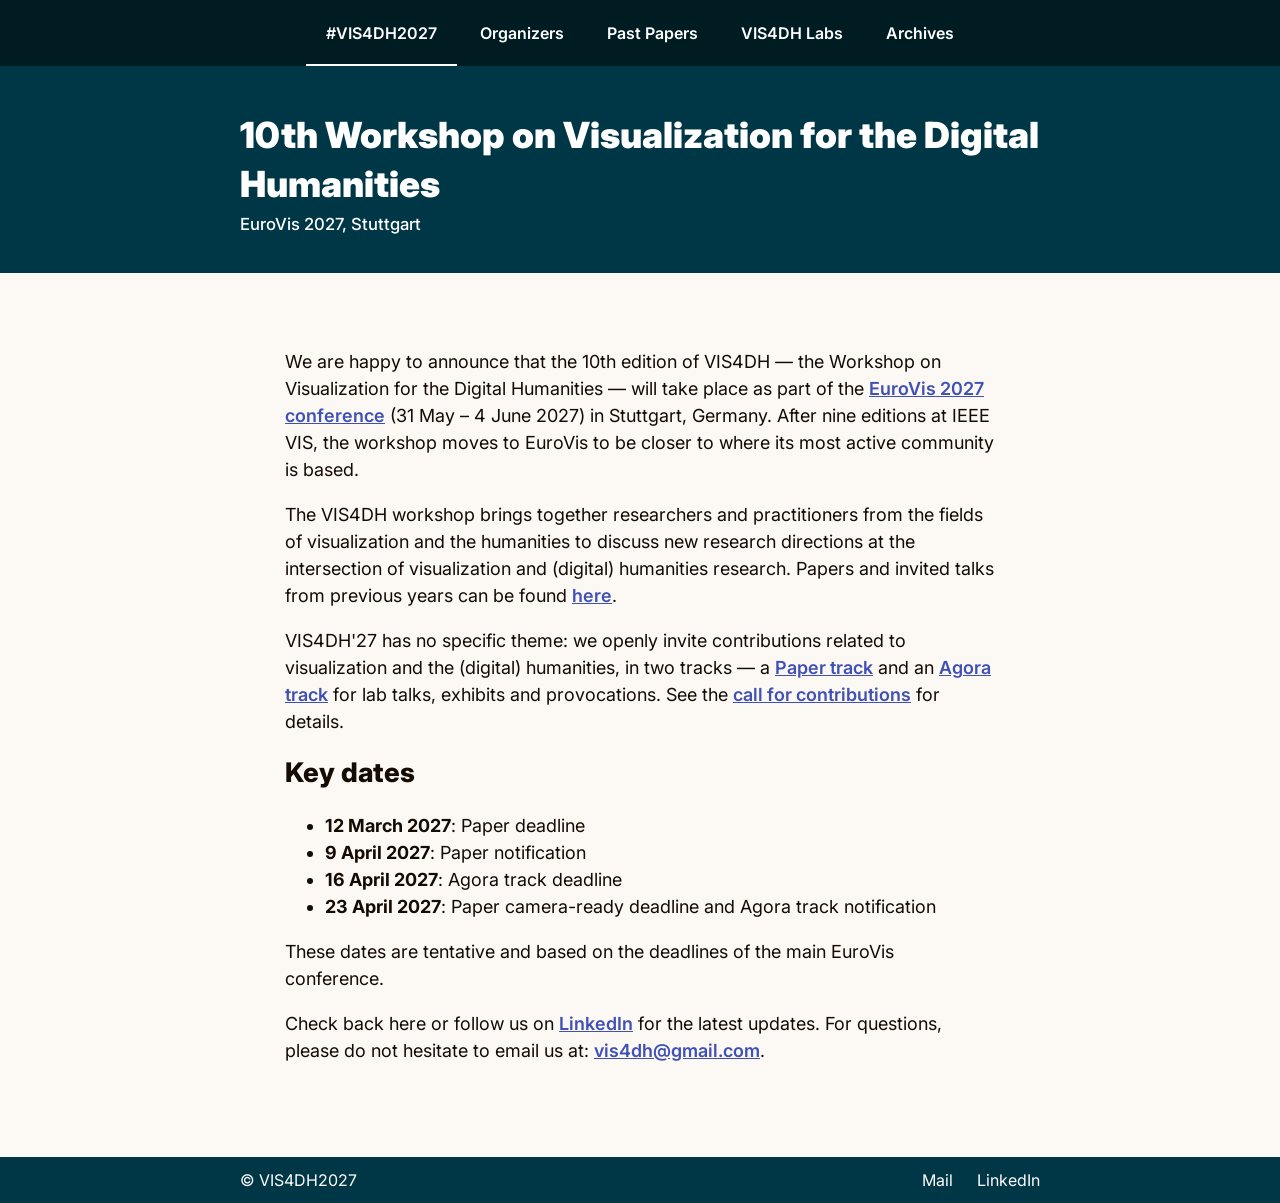
<file: index.html>
<!DOCTYPE html>
<html lang="en">

<head>
  <meta charset="utf-8">
  <meta name="viewport" content="width=device-width, initial-scale=1">
  <link rel="preconnect" href="https://fonts.googleapis.com">
  <link rel="preconnect" href="https://fonts.gstatic.com" crossorigin>
  <link
    href="https://fonts.googleapis.com/css2?family=Doto:wght@100..900&family=Inter:ital,opsz,wght@0,14..32,100..900;1,14..32,100..900&display=swap"
    rel="stylesheet">
  <title>VIS4DH</title>
  <meta name="description"
    content="The 10th Workshop on Visualisation for the Digital Humanities. Taking place as part of the EuroVis 2027 conference in Stuttgart.">
  <link rel="stylesheet" href="css/style.css">
  <script src="js/analytics.js"></script>
</head>

<body>
  <script src="js/nav.js"></script>

  <article class="c-article">
    <header class="c-header">
      <div class="u-container">
        <div class="title-cell">
          <h1 class="c-header__title">10th Workshop on Visualization for the Digital Humanities</h1>
          <h3 class="c-header__subtitle">
            <small>EuroVis 2027, Stuttgart</small>
          </h3>
        </div>
      </div>
    </header>
    <div class="c-article__main">
      <p>We are happy to announce that the 10th edition of VIS4DH — the Workshop on Visualization for the Digital
        Humanities — will take place as part of the <a href="https://eurovis27.github.io/web/" target="_blank"
          rel="noopener">EuroVis 2027 conference</a> (31 May – 4 June 2027) in Stuttgart, Germany. After nine editions
        at IEEE VIS, the workshop moves to EuroVis to be closer to where its most active community is based.</p>

      <p>The VIS4DH workshop brings together researchers and practitioners from the fields of visualization and the
        humanities to discuss new research directions at the intersection of visualization and (digital) humanities
        research. Papers and invited talks from previous years can be found <a href="archives.html" target="_blank"
          rel="noopener">here</a>.</p>

      <p>VIS4DH'27 has no specific theme: we openly invite contributions related to visualization and the (digital)
        humanities, in two tracks — a <a href="cfp.html#paper-track" target="_blank" rel="noopener">Paper track</a> and
        an <a href="cfp.html#agora-track" target="_blank" rel="noopener">Agora track</a> for lab talks, exhibits and
        provocations. See the <a href="cfp.html" target="_blank" rel="noopener">call for contributions</a> for details.
      </p>

      <h2>Key dates</h2>
      <ul>
        <li><strong>12 March 2027</strong>: Paper deadline</li>
        <li><strong>9 April 2027</strong>: Paper notification</li>
        <li><strong>16 April 2027</strong>: Agora track deadline</li>
        <li><strong>23 April 2027</strong>: Paper camera-ready deadline and Agora track notification</li>
      </ul>
      <p>These dates are tentative and based on the deadlines of the main EuroVis conference.</p>

      <p>Check back here or follow us on <a href="https://www.linkedin.com/company/vis4dh" target="_blank"
          rel="noopener">LinkedIn</a> for the latest updates. For questions, please do not hesitate to email us at: <a
          href="mailto:vis4dh@gmail.com">vis4dh@gmail.com</a>.</p>
    </div>
  </article>

  <footer class="c-footer">
    <div class="u-container c-footer__container">
      <p>&copy; VIS4DH2027</p>
      <p>
        <a href="mailto:vis4dh@gmail.com">Mail</a>
        <a href="https://www.linkedin.com/company/vis4dh" target="_blank" rel="noopener">LinkedIn</a>
      </p>
    </div>
  </footer>

  <script src="js/main.js"></script>
</body>

</html>
</file>
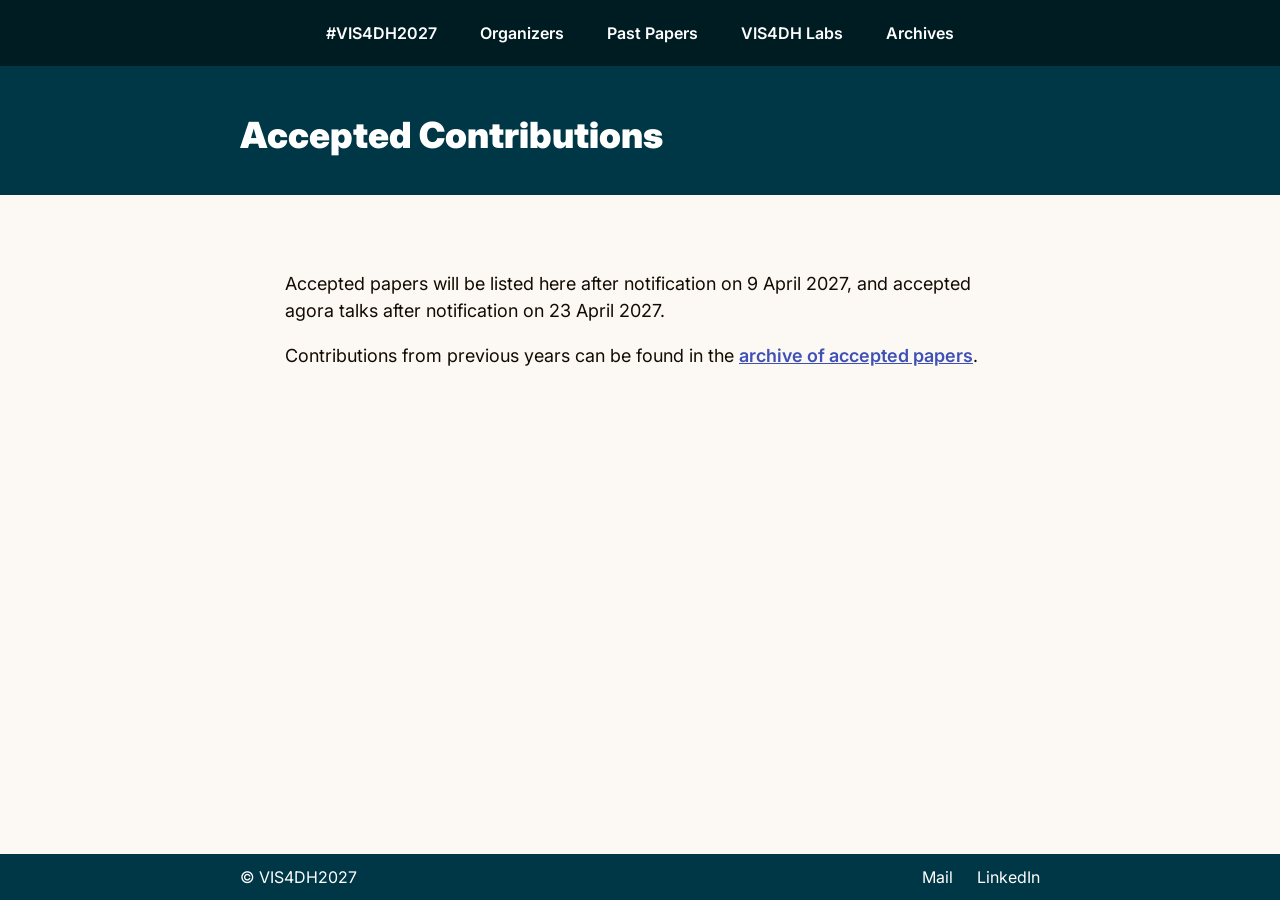
<file: accepted.html>
<!DOCTYPE html>
<html lang="en">
<head>
  <meta charset="utf-8">
  <meta name="viewport" content="width=device-width, initial-scale=1">
  <link rel="preconnect" href="https://fonts.googleapis.com">
  <link rel="preconnect" href="https://fonts.gstatic.com" crossorigin>
  <link
    href="https://fonts.googleapis.com/css2?family=Doto:wght@100..900&family=Inter:ital,opsz,wght@0,14..32,100..900;1,14..32,100..900&display=swap"
    rel="stylesheet">
  <title>Accepted Contributions – VIS4DH2027</title>
  <link rel="stylesheet" href="css/style.css">
  <script src="js/analytics.js"></script>
</head>
<body>
  <script src="js/nav.js"></script>

  <article class="c-article">
    <header class="c-header">
      <div class="u-container">
        <div class="title-cell">
          <h1 class="c-header__title">Accepted Contributions</h1>
        </div>
      </div>
    </header>
    <div class="c-article__main">
      <p>Accepted papers will be listed here after notification on 9 April 2027, and accepted agora talks after notification on 23 April 2027.</p>

      <p>Contributions from previous years can be found in the <a href="paperarchive.html" target="_blank" rel="noopener">archive of accepted papers</a>.</p>
    </div>
  </article>

  <footer class="c-footer">
    <div class="u-container c-footer__container">
      <p>&copy; VIS4DH2027</p>
      <p>
        <a href="mailto:vis4dh@gmail.com">Mail</a>
        <a href="https://www.linkedin.com/company/vis4dh" target="_blank" rel="noopener">LinkedIn</a>
      </p>
    </div>
  </footer>

  <script src="js/main.js"></script>
</body>
</html>
</file>
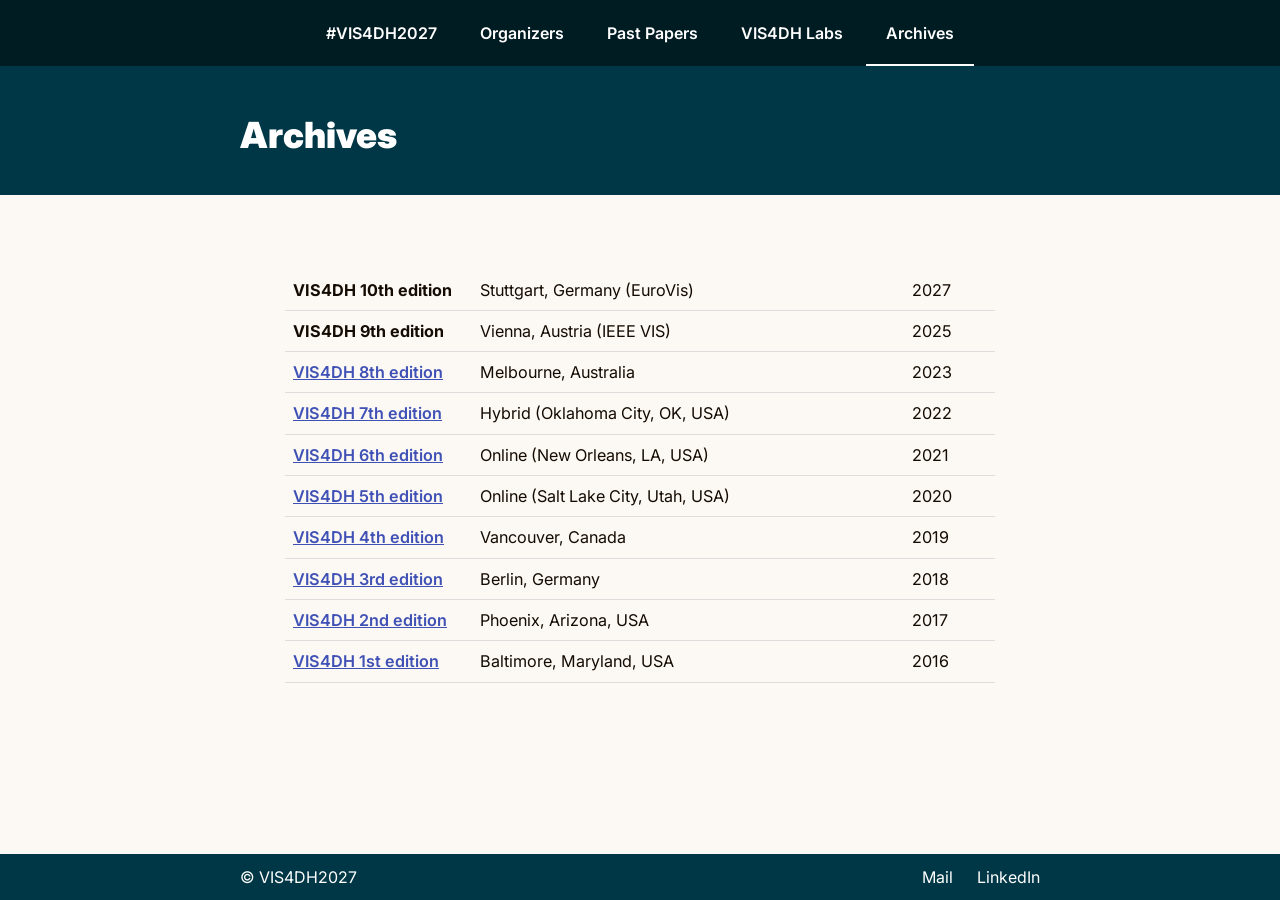
<file: archives.html>
<!DOCTYPE html>
<html lang="en">
<head>
  <meta charset="utf-8">
  <meta name="viewport" content="width=device-width, initial-scale=1">
  <link rel="preconnect" href="https://fonts.googleapis.com">
  <link rel="preconnect" href="https://fonts.gstatic.com" crossorigin>
  <link
    href="https://fonts.googleapis.com/css2?family=Doto:wght@100..900&family=Inter:ital,opsz,wght@0,14..32,100..900;1,14..32,100..900&display=swap"
    rel="stylesheet">
  <title>Archives – VIS4DH2027</title>
  <link rel="stylesheet" href="css/style.css">
  <script src="js/analytics.js"></script>
</head>
<body>
  <script src="js/nav.js"></script>

  <article class="c-article">
    <header class="c-header">
      <div class="u-container">
        <div class="title-cell">
          <h1 class="c-header__title">Archives</h1>
        </div>
      </div>
    </header>
    <div class="c-article__main">
      <table>
        <tr><td><strong>VIS4DH 10th edition</strong></td><td>Stuttgart, Germany (EuroVis)</td><td>2027</td></tr>
        <tr><td><strong>VIS4DH 9th edition</strong></td><td>Vienna, Austria (IEEE VIS)</td><td>2025</td></tr>
        <tr><td><strong><a href="https://vis4dh.dbvis.de/2023/" target="_blank" rel="noopener">VIS4DH 8th edition</a></strong></td><td>Melbourne, Australia</td><td>2023</td></tr>
        <tr><td><strong><a href="https://vis4dh.dbvis.de/2022/" target="_blank" rel="noopener">VIS4DH 7th edition</a></strong></td><td>Hybrid (Oklahoma City, OK, USA)</td><td>2022</td></tr>
        <tr><td><strong><a href="https://vis4dh.dbvis.de/2021/" target="_blank" rel="noopener">VIS4DH 6th edition</a></strong></td><td>Online (New Orleans, LA, USA)</td><td>2021</td></tr>
        <tr><td><strong><a href="https://vis4dh.dbvis.de/2020/" target="_blank" rel="noopener">VIS4DH 5th edition</a></strong></td><td>Online (Salt Lake City, Utah, USA)</td><td>2020</td></tr>
        <tr><td><strong><a href="https://vis4dh.dbvis.de/2019/" target="_blank" rel="noopener">VIS4DH 4th edition</a></strong></td><td>Vancouver, Canada</td><td>2019</td></tr>
        <tr><td><strong><a href="https://vis4dh.dbvis.de/2018/" target="_blank" rel="noopener">VIS4DH 3rd edition</a></strong></td><td>Berlin, Germany</td><td>2018</td></tr>
        <tr><td><strong><a href="https://vis4dh.dbvis.de/2017/" target="_blank" rel="noopener">VIS4DH 2nd edition</a></strong></td><td>Phoenix, Arizona, USA</td><td>2017</td></tr>
        <tr><td><strong><a href="https://vis4dh.dbvis.de/2016/" target="_blank" rel="noopener">VIS4DH 1st edition</a></strong></td><td>Baltimore, Maryland, USA</td><td>2016</td></tr>
      </table>
    </div>
  </article>

  <footer class="c-footer">
    <div class="u-container c-footer__container">
      <p>&copy; VIS4DH2027</p>
      <p>
        <a href="mailto:vis4dh@gmail.com">Mail</a>
        <a href="https://www.linkedin.com/company/vis4dh" target="_blank" rel="noopener">LinkedIn</a>
      </p>
    </div>
  </footer>

  <script src="js/main.js"></script>
</body>
</html>
</file>
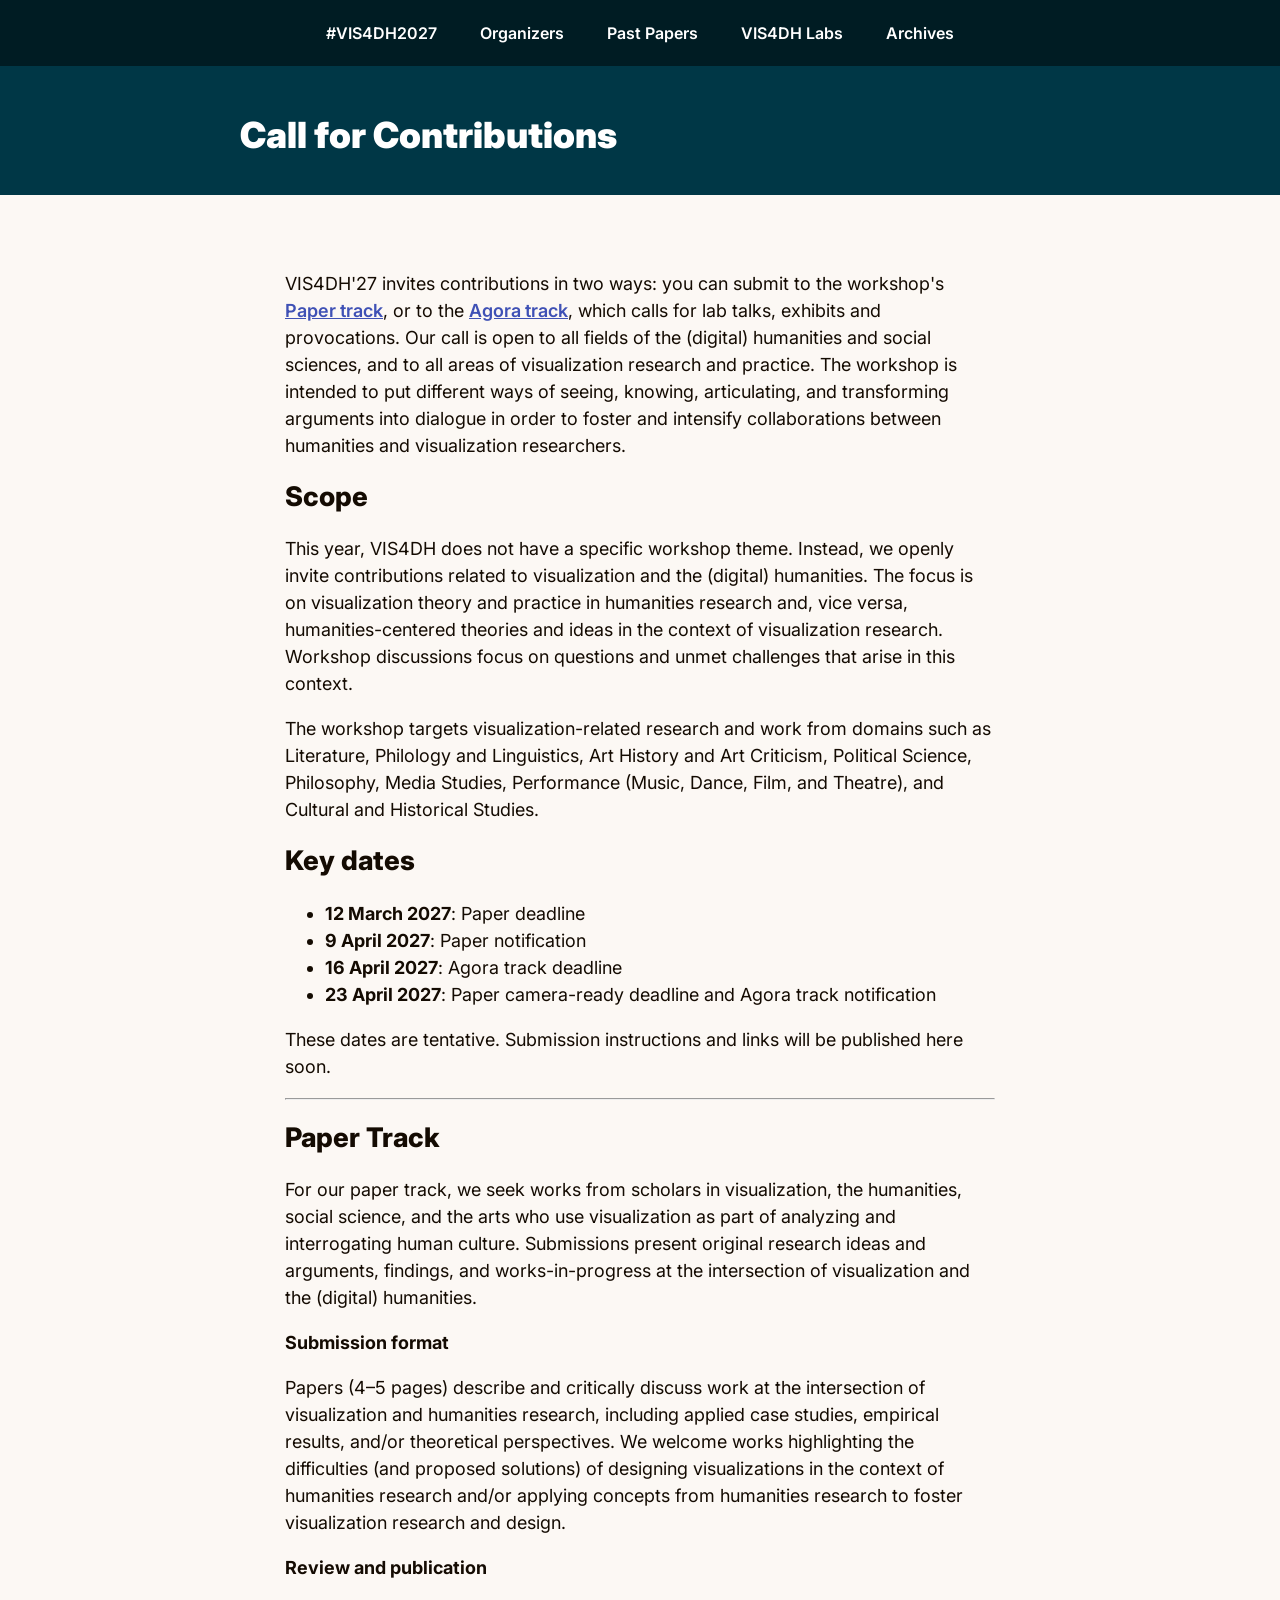
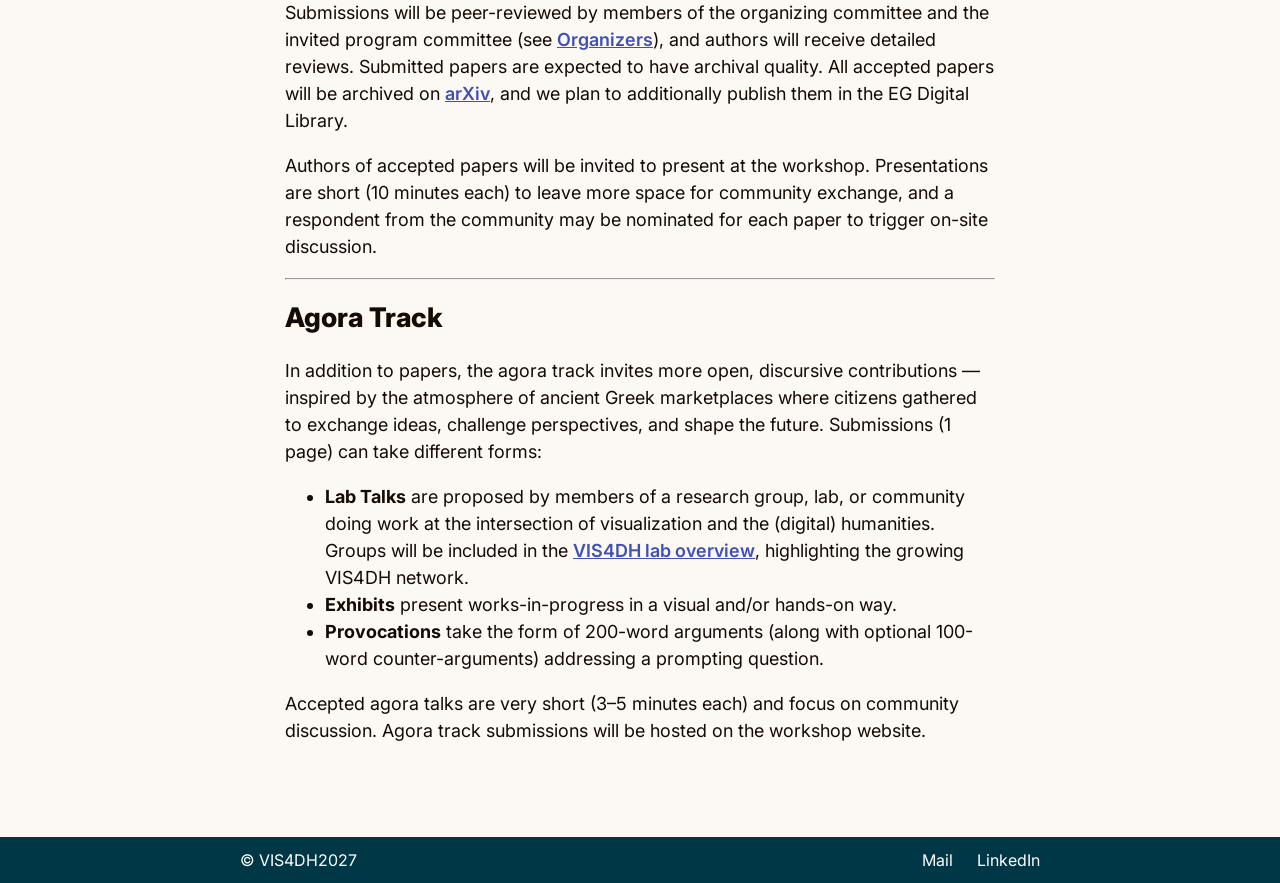
<file: cfp.html>
<!DOCTYPE html>
<html lang="en">
<head>
  <meta charset="utf-8">
  <meta name="viewport" content="width=device-width, initial-scale=1">
  <link rel="preconnect" href="https://fonts.googleapis.com">
  <link rel="preconnect" href="https://fonts.gstatic.com" crossorigin>
  <link
    href="https://fonts.googleapis.com/css2?family=Doto:wght@100..900&family=Inter:ital,opsz,wght@0,14..32,100..900;1,14..32,100..900&display=swap"
    rel="stylesheet">
  <title>Call for Contributions – VIS4DH2027</title>
  <link rel="stylesheet" href="css/style.css">
  <script src="js/analytics.js"></script>
</head>
<body>
  <script src="js/nav.js"></script>

  <article class="c-article">
    <header class="c-header">
      <div class="u-container">
        <div class="title-cell">
          <h1 class="c-header__title">Call for Contributions</h1>
        </div>
      </div>
    </header>
    <div class="c-article__main">
      <p>VIS4DH'27 invites contributions in two ways: you can submit to the workshop's <a href="#paper-track">Paper track</a>, or to the <a href="#agora-track">Agora track</a>, which calls for lab talks, exhibits and provocations. Our call is open to all fields of the (digital) humanities and social sciences, and to all areas of visualization research and practice. The workshop is intended to put different ways of seeing, knowing, articulating, and transforming arguments into dialogue in order to foster and intensify collaborations between humanities and visualization researchers.</p>

      <h2 id="scope">Scope</h2>
      <p>This year, VIS4DH does not have a specific workshop theme. Instead, we openly invite contributions related to visualization and the (digital) humanities. The focus is on visualization theory and practice in humanities research and, vice versa, humanities-centered theories and ideas in the context of visualization research. Workshop discussions focus on questions and unmet challenges that arise in this context.</p>
      <p>The workshop targets visualization-related research and work from domains such as Literature, Philology and Linguistics, Art History and Art Criticism, Political Science, Philosophy, Media Studies, Performance (Music, Dance, Film, and Theatre), and Cultural and Historical Studies.</p>

      <h2 id="key-dates">Key dates</h2>
      <ul>
        <li><strong>12 March 2027</strong>: Paper deadline</li>
        <li><strong>9 April 2027</strong>: Paper notification</li>
        <li><strong>16 April 2027</strong>: Agora track deadline</li>
        <li><strong>23 April 2027</strong>: Paper camera-ready deadline and Agora track notification</li>
      </ul>
      <p>These dates are tentative. Submission instructions and links will be published here soon.</p>

      <hr />

      <h2 id="paper-track">Paper Track</h2>
      <p>For our paper track, we seek works from scholars in visualization, the humanities, social science, and the arts who use visualization as part of analyzing and interrogating human culture. Submissions present original research ideas and arguments, findings, and works-in-progress at the intersection of visualization and the (digital) humanities.</p>

      <p><strong>Submission format</strong></p>

      <p>Papers (4–5 pages) describe and critically discuss work at the intersection of visualization and humanities research, including applied case studies, empirical results, and/or theoretical perspectives. We welcome works highlighting the difficulties (and proposed solutions) of designing visualizations in the context of humanities research and/or applying concepts from humanities research to foster visualization research and design.</p>

      <p><strong>Review and publication</strong></p>

      <p>Submissions will be peer-reviewed by members of the organizing committee and the invited program committee (see <a href="committee.html" target="_blank" rel="noopener">Organizers</a>), and authors will receive detailed reviews. Submitted papers are expected to have archival quality. All accepted papers will be archived on <a href="https://arxiv.org/" target="_blank" rel="noopener">arXiv</a>, and we plan to additionally publish them in the EG Digital Library.</p>

      <p>Authors of accepted papers will be invited to present at the workshop. Presentations are short (10 minutes each) to leave more space for community exchange, and a respondent from the community may be nominated for each paper to trigger on-site discussion.</p>

      <hr />

      <h2 id="agora-track">Agora Track</h2>
      <p>In addition to papers, the agora track invites more open, discursive contributions — inspired by the atmosphere of ancient Greek marketplaces where citizens gathered to exchange ideas, challenge perspectives, and shape the future. Submissions (1 page) can take different forms:</p>

      <ul>
        <li><strong>Lab Talks</strong> are proposed by members of a research group, lab, or community doing work at the intersection of visualization and the (digital) humanities. Groups will be included in the <a href="labtalks.html" target="_blank" rel="noopener">VIS4DH lab overview</a>, highlighting the growing VIS4DH network.</li>
        <li><strong>Exhibits</strong> present works-in-progress in a visual and/or hands-on way.</li>
        <li><strong>Provocations</strong> take the form of 200-word arguments (along with optional 100-word counter-arguments) addressing a prompting question.</li>
      </ul>

      <p>Accepted agora talks are very short (3–5 minutes each) and focus on community discussion. Agora track submissions will be hosted on the workshop website.</p>
    </div>
  </article>

  <footer class="c-footer">
    <div class="u-container c-footer__container">
      <p>&copy; VIS4DH2027</p>
      <p>
        <a href="mailto:vis4dh@gmail.com">Mail</a>
        <a href="https://www.linkedin.com/company/vis4dh" target="_blank" rel="noopener">LinkedIn</a>
      </p>
    </div>
  </footer>

  <script src="js/main.js"></script>
</body>
</html>
</file>
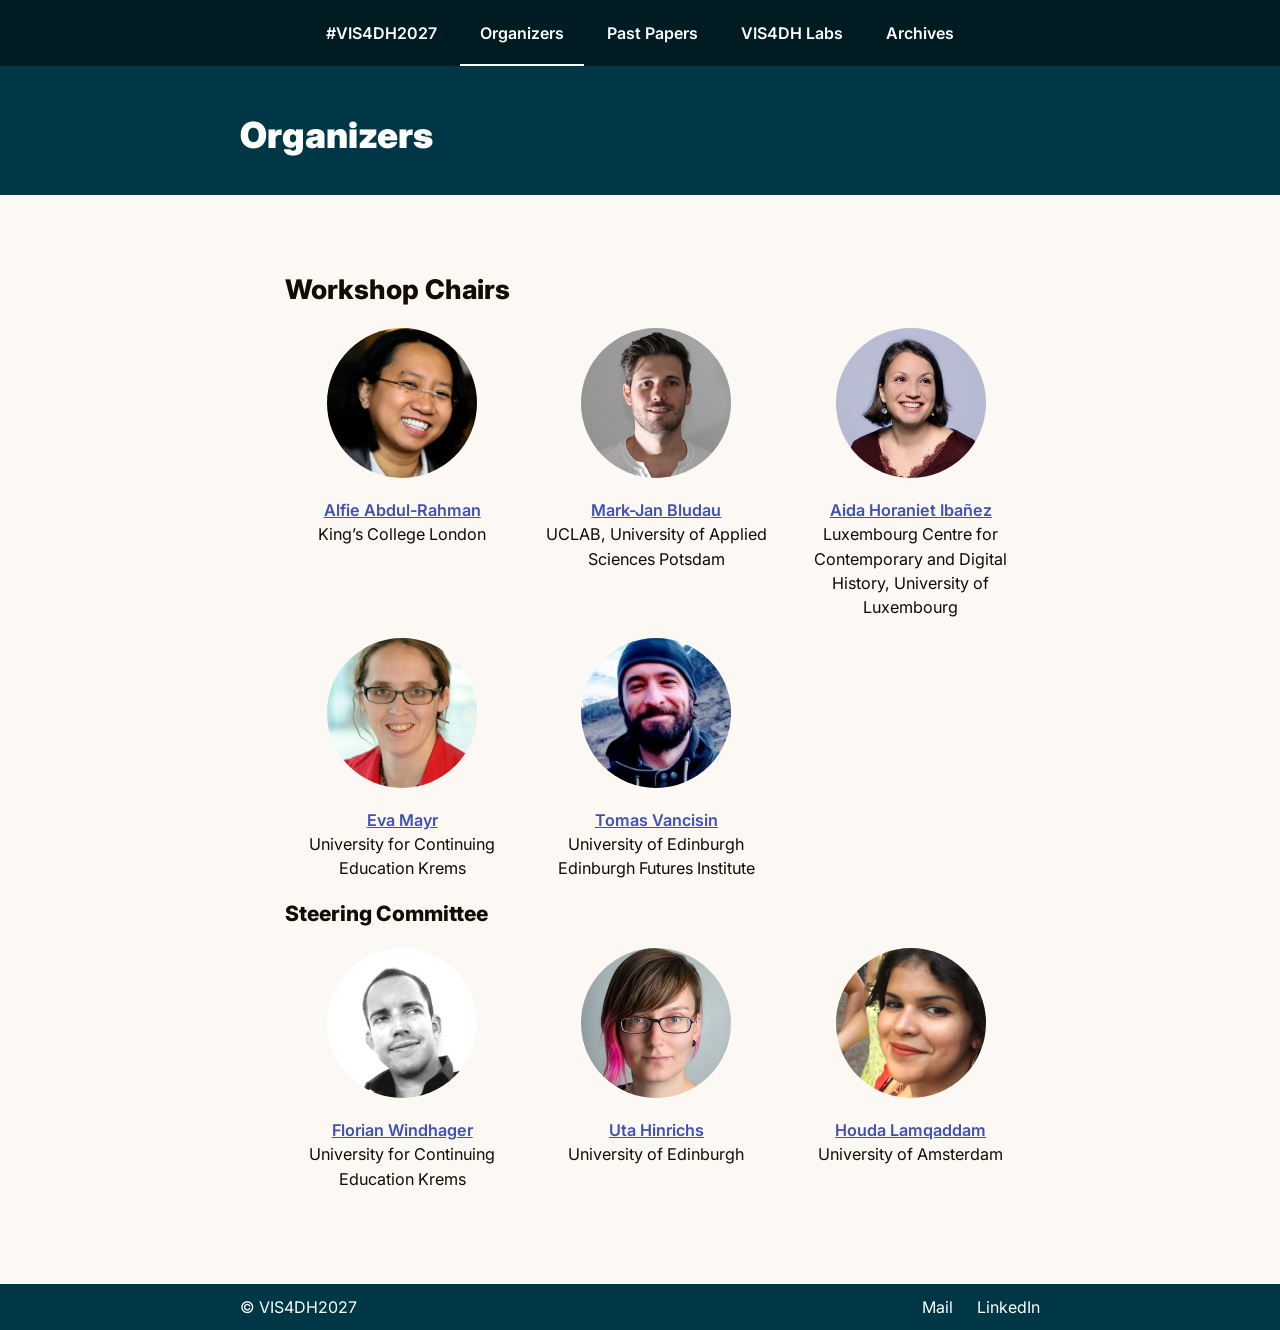
<file: committee.html>
<!DOCTYPE html>
<html lang="en">
<head>
  <meta charset="utf-8">
  <meta name="viewport" content="width=device-width, initial-scale=1">
  <link rel="preconnect" href="https://fonts.googleapis.com">
  <link rel="preconnect" href="https://fonts.gstatic.com" crossorigin>
  <link
    href="https://fonts.googleapis.com/css2?family=Doto:wght@100..900&family=Inter:ital,opsz,wght@0,14..32,100..900;1,14..32,100..900&display=swap"
    rel="stylesheet">
  <title>Organizers – VIS4DH2027</title>
  <link rel="stylesheet" href="css/style.css">
  <script src="js/analytics.js"></script>
</head>
<body>
  <script src="js/nav.js"></script>

  <article class="c-article">
    <header class="c-header">
      <div class="u-container">
        <div class="title-cell">
          <h1 class="c-header__title">Organizers</h1>
        </div>
      </div>
    </header>
    <div class="c-article__main">
      <h2 id="workshop-chairs">Workshop Chairs</h2>
      <div class="grid-container">
        <div class="grid-item">
          <p><img src="assets/images/Alfie.jpg" alt="Alfie Abdul-Rahman" class="minipic" /></p>
          <p><a href="http://www.thisisalfie.com/" target="_blank" rel="noopener">Alfie Abdul-Rahman</a></p>
          <p>King’s College London</p>
        </div>
        <div class="grid-item">
          <p><img src="assets/images/Markjan.jpg" alt="Mark-Jan Bludau" class="minipic" /></p>
          <p><a href="http://markjanbludau.de/" target="_blank" rel="noopener">Mark-Jan Bludau</a></p>
          <p>UCLAB, University of Applied Sciences Potsdam</p>
        </div>
        <div class="grid-item">
          <p><img src="assets/images/aida.jpeg" alt="Aida Horaniet Ibañez" class="minipic" /></p>
          <p><a href="https://www.uni.lu/c2dh-en/people/aida-horaniet-ibanez/" target="_blank" rel="noopener">Aida Horaniet Ibañez</a></p>
          <p>Luxembourg Centre for Contemporary and Digital History, University of Luxembourg</p>
        </div>
      </div>
      <div class="grid-container">
        <div class="grid-item">
          <p><img src="assets/images/eva.jpg" alt="Eva Mayr" class="minipic" /></p>
          <p><a href="https://www.donau-uni.ac.at/en/eva.mayr/" target="_blank" rel="noopener">Eva Mayr</a></p>
          <p>University for Continuing Education Krems</p>
        </div>
        <div class="grid-item">
          <p><img src="assets/images/tomas.jpg" alt="Tomas Vancisin" class="minipic" /></p>
          <p><a href="https://tomasvancisin.co.uk" target="_blank" rel="noopener">Tomas Vancisin</a></p>
          <p>University of Edinburgh</p>
          <p>Edinburgh Futures Institute</p>
        </div>
      </div>
      <h3 id="steering-committee">Steering Committee</h3>
      <div class="grid-container">
        <div class="grid-item">
          <p><img src="assets/images/Florian.jpg" alt="Florian Windhager" class="minipic" /></p>
          <p><a href="https://dblp.org/pid/36/10211.html" target="_blank" rel="noopener">Florian Windhager</a></p>
          <p>University for Continuing Education Krems</p>
        </div>
        <div class="grid-item">
          <p><img src="assets/images/Uta.jpg" alt="Uta Hinrichs" class="minipic" /></p>
          <p><a href="http://www.utahinrichs.de/" target="_blank" rel="noopener">Uta Hinrichs</a></p>
          <p>University of Edinburgh</p>
        </div>
        <div class="grid-item">
          <p><img src="assets/images/Houda.jpg" alt="Houda Lamqaddam" class="minipic" /></p>
          <p><a href="https://hlmqa.github.io/" target="_blank" rel="noopener">Houda Lamqaddam</a></p>
          <p>University of Amsterdam</p>
        </div>
      </div>
    <!--
<h3 id="program-committee">Program Committee (tentative)</h3>
<ul>
  <li>Alejandro Benito-Santos (University of Salamanca)</li>
  <li>Júlia Giannella (Universidade Federal Fluminense)</li>
  <li>Eric Alexander (Carleton College)</li>
  <li>Viktoria Brüggemann (University of Applied Sciences Potsdam)</li>
  <li>Florian Heimerl (University of Wisconsin-Madison)</li>
  <li>Steffen Koch (University of Stuttgart)</li>
  <li>Beatrice Gobbo (Politecnico di Milano)</li>
  <li>Michael Correll (Northeastern University)</li>
  <li>Stefania Forlini (University of Calgary)</li>
  <li>Christophe Schuwey (Université Bretagne Sud)</li>
</ul>
-->
    </div>
  </article>

  <footer class="c-footer">
    <div class="u-container c-footer__container">
      <p>&copy; VIS4DH2027</p>
      <p>
        <a href="mailto:vis4dh@gmail.com">Mail</a>
        <a href="https://www.linkedin.com/company/vis4dh" target="_blank" rel="noopener">LinkedIn</a>
      </p>
    </div>
  </footer>

  <script src="js/main.js"></script>
</body>
</html>
</file>
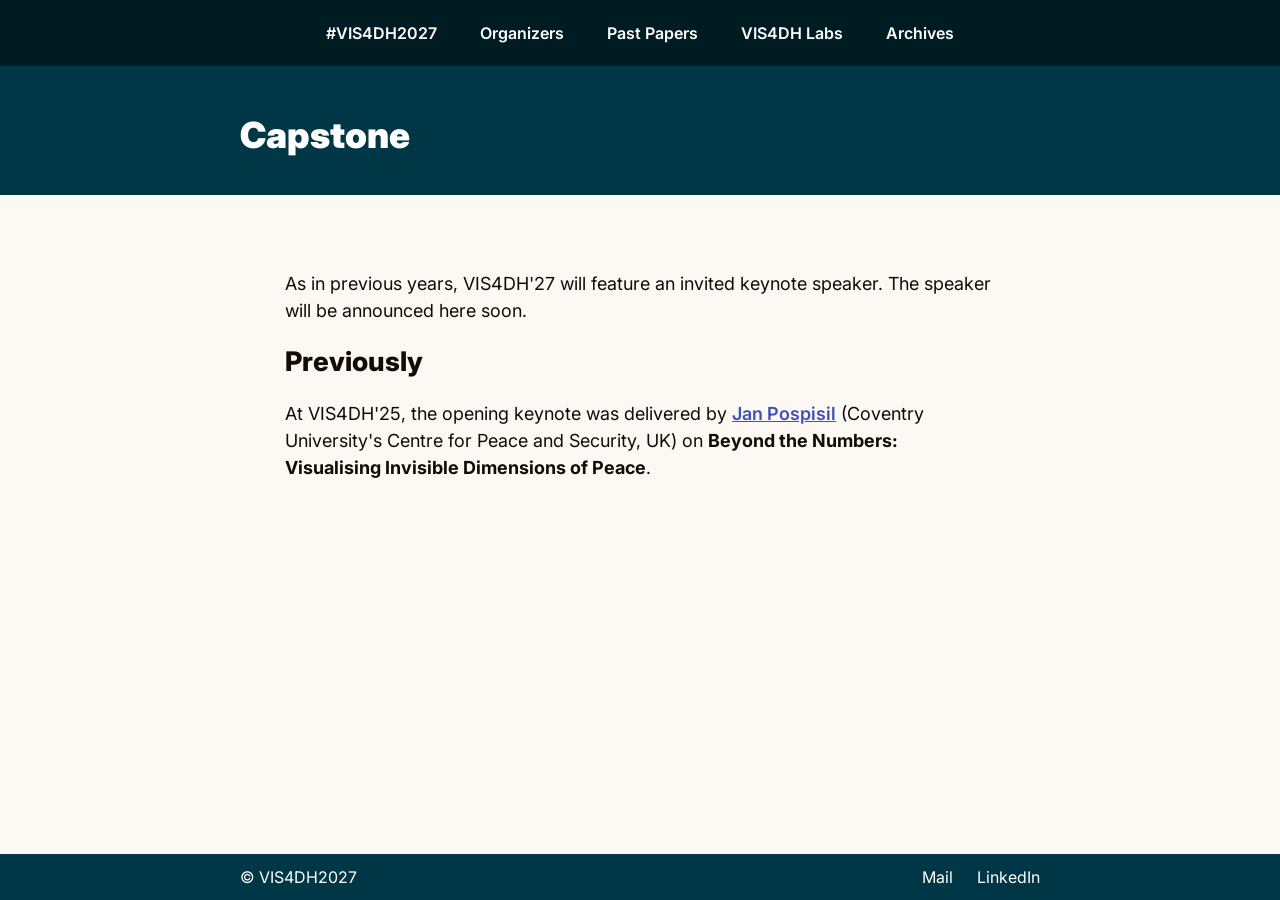
<file: invitedtalks.html>
<!DOCTYPE html>
<html lang="en">
<head>
  <meta charset="utf-8">
  <meta name="viewport" content="width=device-width, initial-scale=1">
  <link rel="preconnect" href="https://fonts.googleapis.com">
  <link rel="preconnect" href="https://fonts.gstatic.com" crossorigin>
  <link
    href="https://fonts.googleapis.com/css2?family=Doto:wght@100..900&family=Inter:ital,opsz,wght@0,14..32,100..900;1,14..32,100..900&display=swap"
    rel="stylesheet">
  <title>Capstone – VIS4DH2027</title>
  <link rel="stylesheet" href="css/style.css">
  <script src="js/analytics.js"></script>
</head>
<body>
  <script src="js/nav.js"></script>

  <article class="c-article">
    <header class="c-header">
      <div class="u-container">
        <div class="title-cell">
          <h1 class="c-header__title">Capstone</h1>
        </div>
      </div>
    </header>
    <div class="c-article__main">
      <p>As in previous years, VIS4DH'27 will feature an invited keynote speaker. The speaker will be announced here soon.</p>

      <h2>Previously</h2>
      <p>At VIS4DH'25, the opening keynote was delivered by <a href="https://pureportal.coventry.ac.uk/en/persons/jan-pospisil" target="_blank" rel="noopener">Jan Pospisil</a> (Coventry University's Centre for Peace and Security, UK) on <strong>Beyond the Numbers: Visualising Invisible Dimensions of Peace</strong>.</p>
    </div>
  </article>

  <footer class="c-footer">
    <div class="u-container c-footer__container">
      <p>&copy; VIS4DH2027</p>
      <p>
        <a href="mailto:vis4dh@gmail.com">Mail</a>
        <a href="https://www.linkedin.com/company/vis4dh" target="_blank" rel="noopener">LinkedIn</a>
      </p>
    </div>
  </footer>

  <script src="js/main.js"></script>
</body>
</html>
</file>
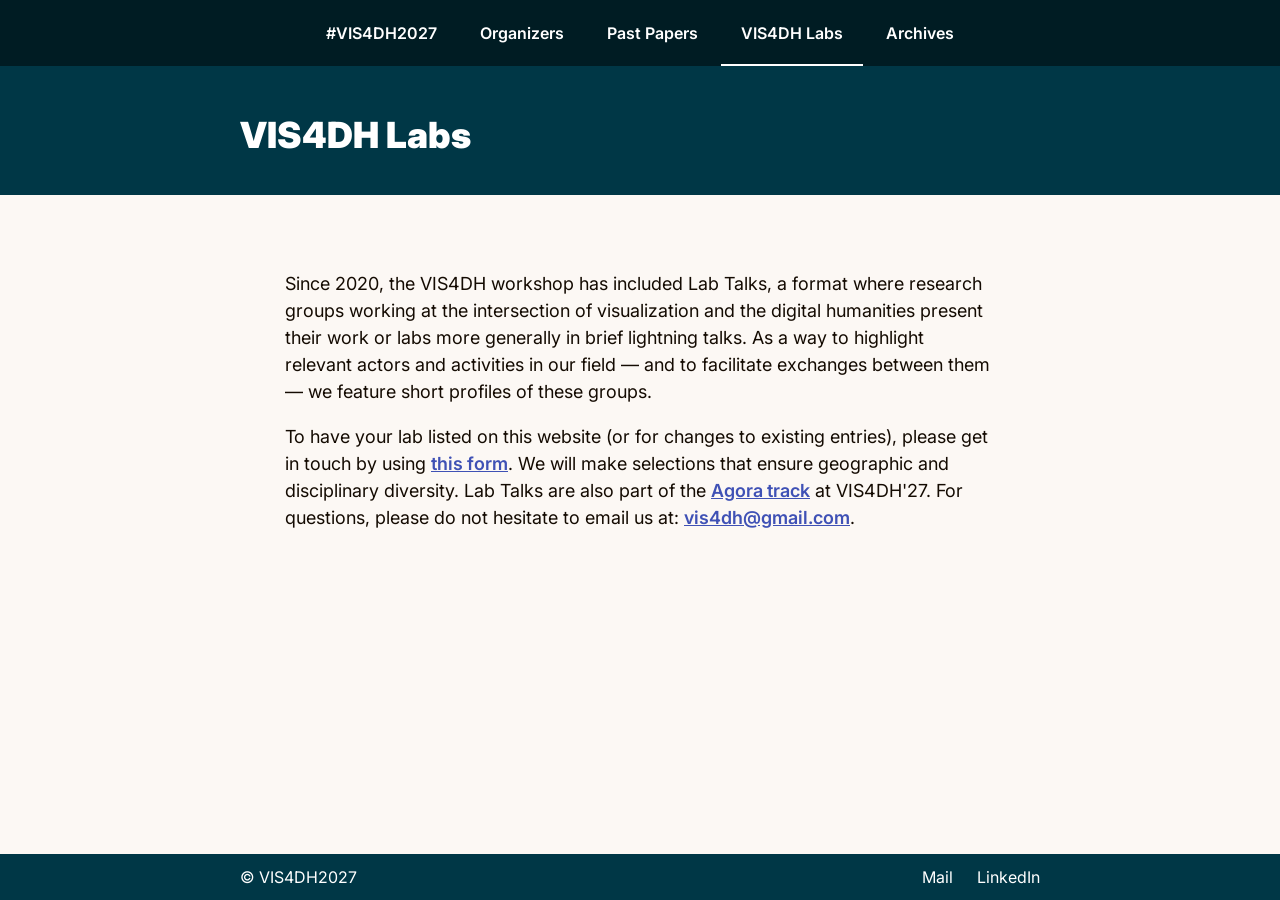
<file: labtalks.html>
<!DOCTYPE html>
<html lang="en">
<head>
  <meta charset="utf-8">
  <meta name="viewport" content="width=device-width, initial-scale=1">
  <link rel="preconnect" href="https://fonts.googleapis.com">
  <link rel="preconnect" href="https://fonts.gstatic.com" crossorigin>
  <link
    href="https://fonts.googleapis.com/css2?family=Doto:wght@100..900&family=Inter:ital,opsz,wght@0,14..32,100..900;1,14..32,100..900&display=swap"
    rel="stylesheet">
  <title>VIS4DH Labs – VIS4DH2027</title>
  <link rel="stylesheet" href="css/style.css">
  <script src="js/analytics.js"></script>
</head>
<body>
  <script src="js/nav.js"></script>

  <article class="c-article">
    <header class="c-header">
      <div class="u-container">
        <div class="title-cell">
          <h1 class="c-header__title">VIS4DH Labs</h1>
        </div>
      </div>
    </header>
    <div class="c-article__main">
      <p>Since 2020, the VIS4DH workshop has included Lab Talks, a format where research groups working at the intersection of visualization and the digital humanities present their work or labs more generally in brief lightning talks. As a way to highlight relevant actors and activities in our field — and to facilitate exchanges between them — we feature short profiles of these groups.</p>

      <p>To have your lab listed on this website (or for changes to existing entries), please get in touch by using <a href="https://forms.gle/Ak6FC5WGB86DNhjs6" target="_blank" rel="noopener">this form</a>. We will make selections that ensure geographic and disciplinary diversity. Lab Talks are also part of the <a href="cfp.html#agora-track" target="_blank" rel="noopener">Agora track</a> at VIS4DH'27. For questions, please do not hesitate to email us at: <a href="mailto:vis4dh@gmail.com">vis4dh@gmail.com</a>.</p>
    </div>
  </article>

  <footer class="c-footer">
    <div class="u-container c-footer__container">
      <p>&copy; VIS4DH2027</p>
      <p>
        <a href="mailto:vis4dh@gmail.com">Mail</a>
        <a href="https://www.linkedin.com/company/vis4dh" target="_blank" rel="noopener">LinkedIn</a>
      </p>
    </div>
  </footer>

  <script src="js/main.js"></script>
</body>
</html>
</file>
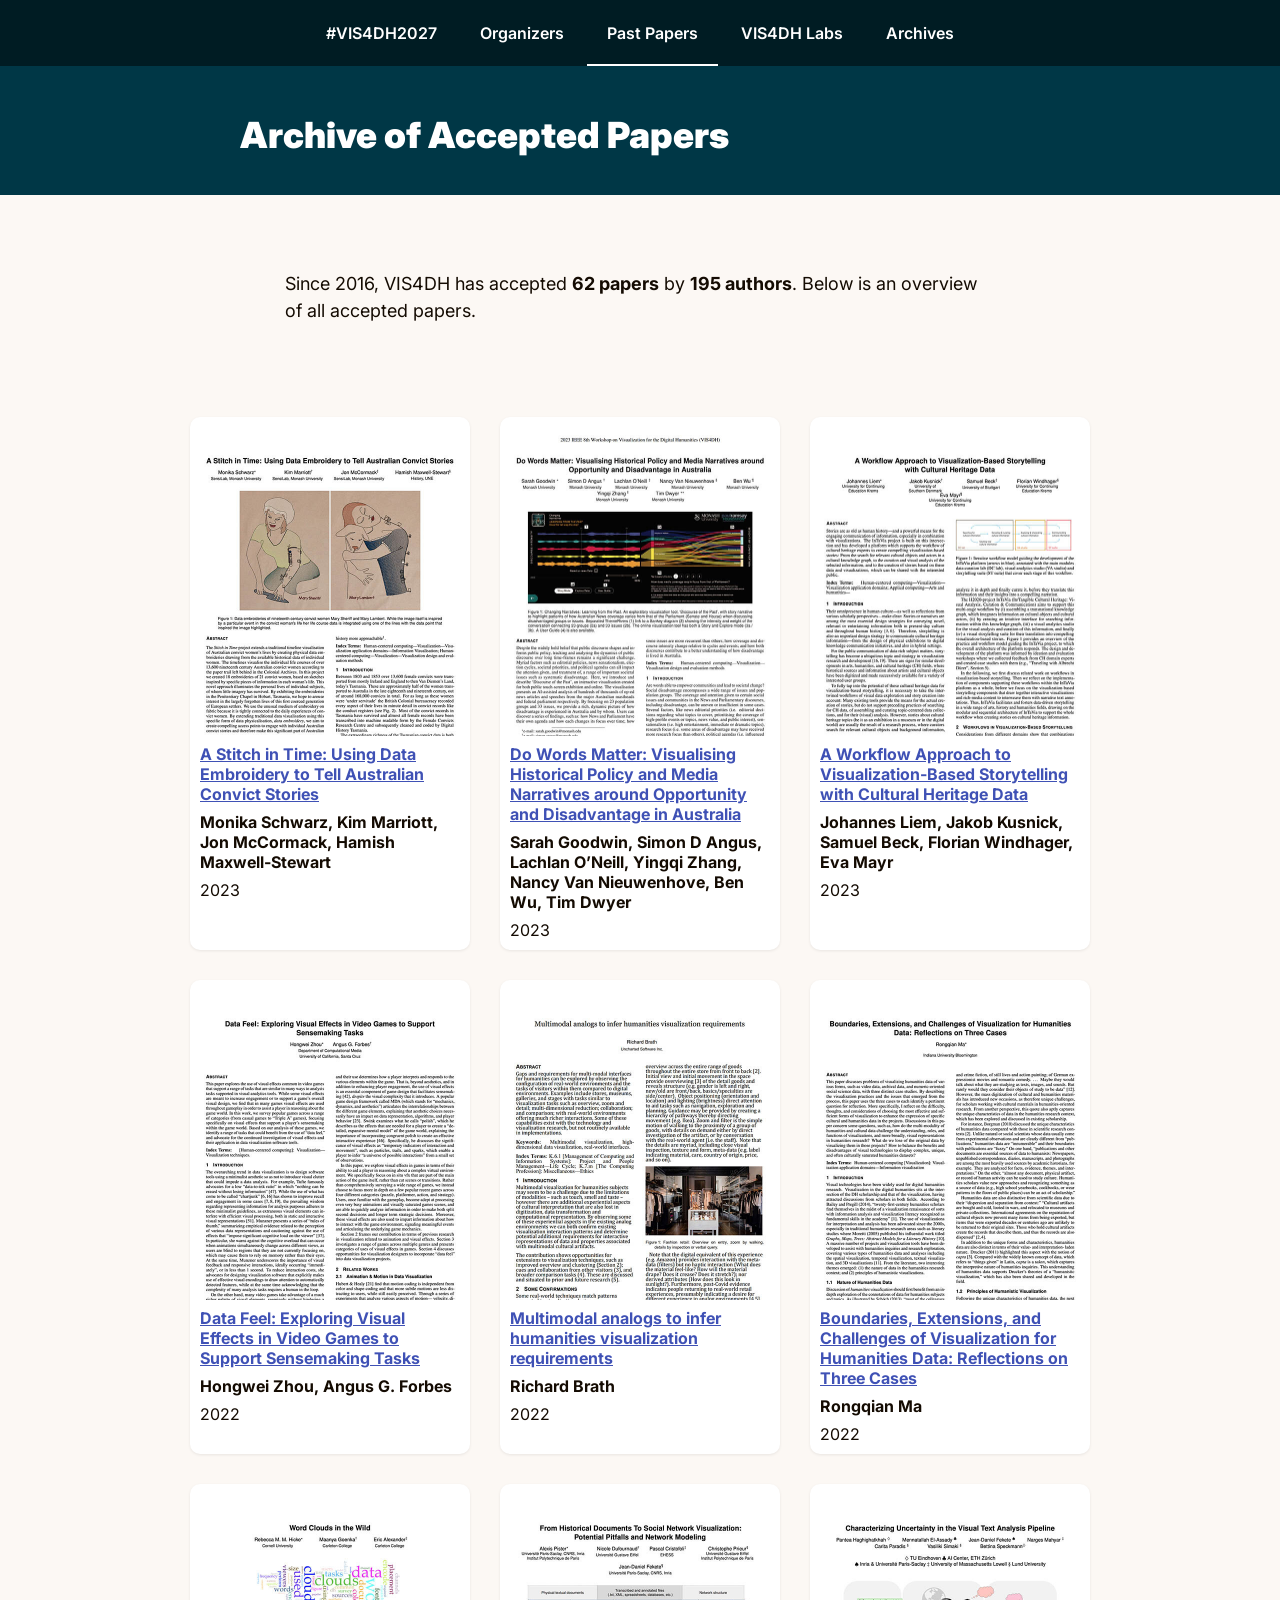
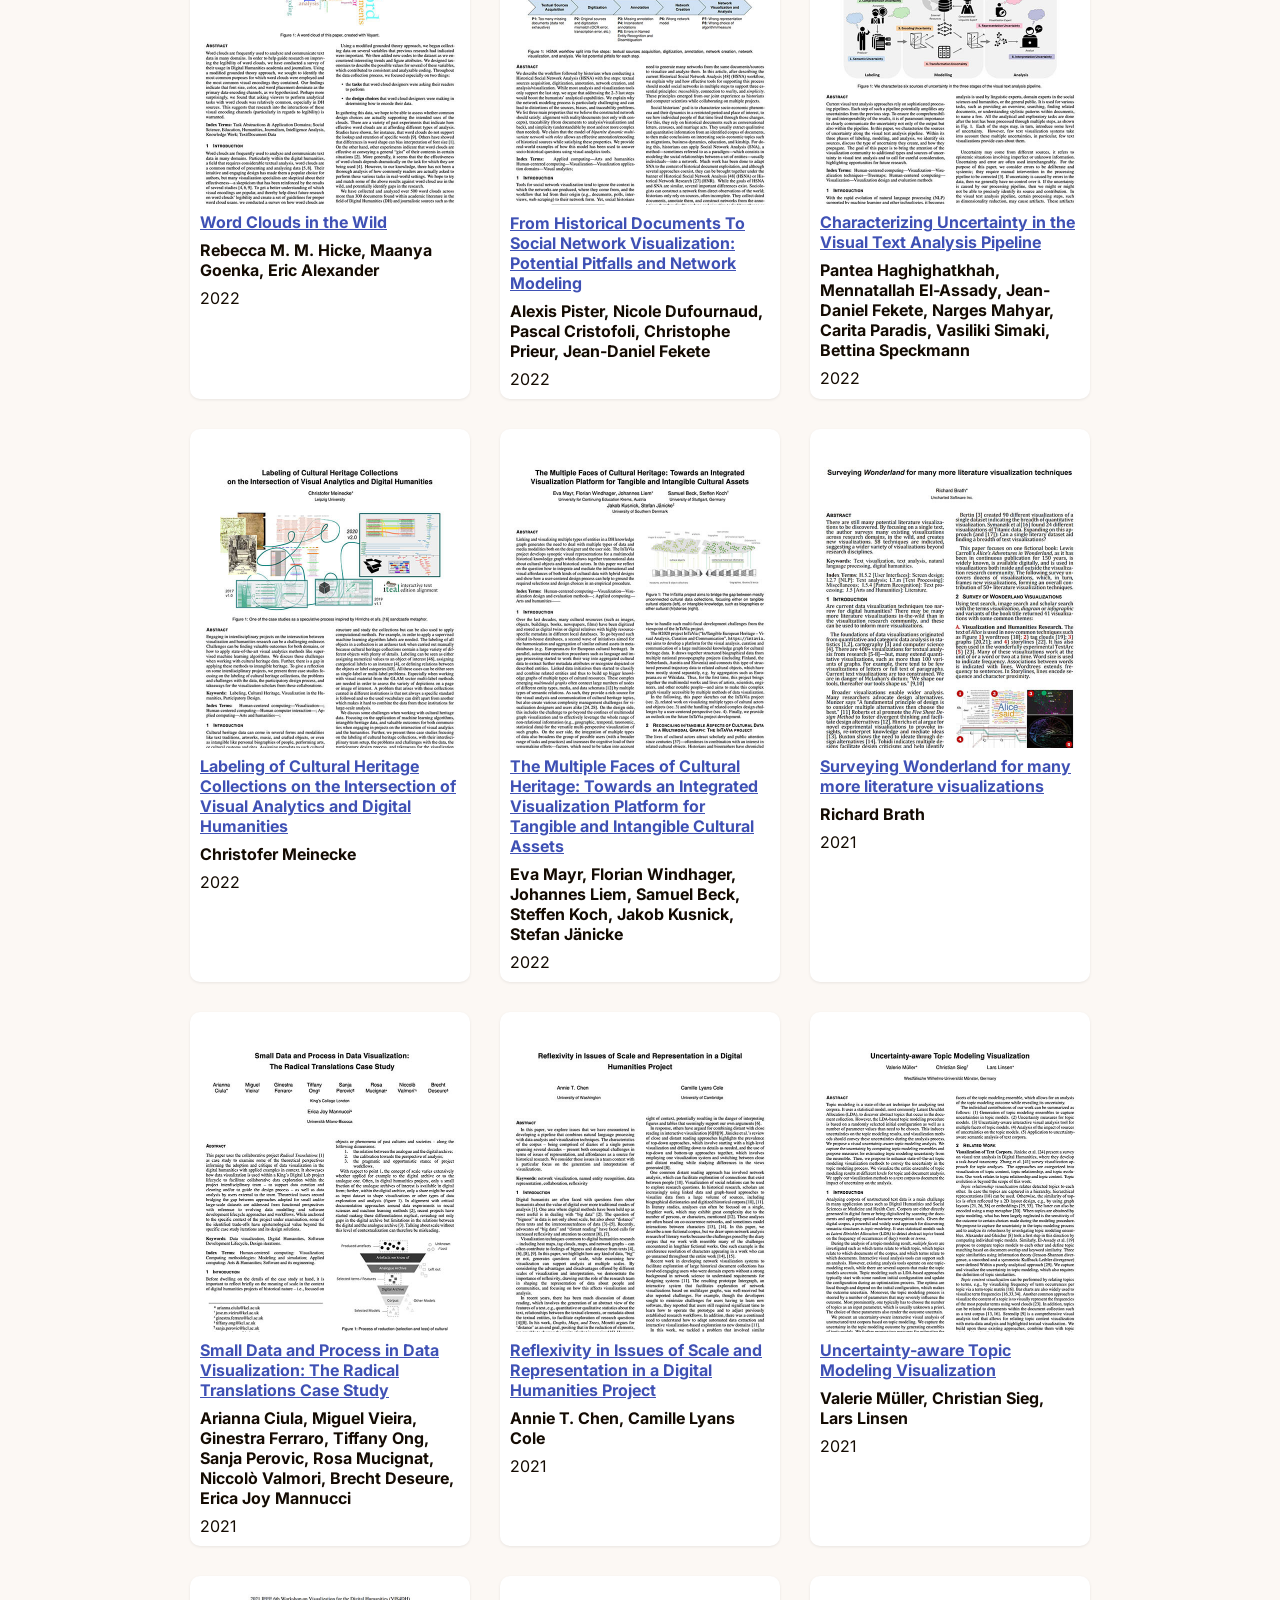
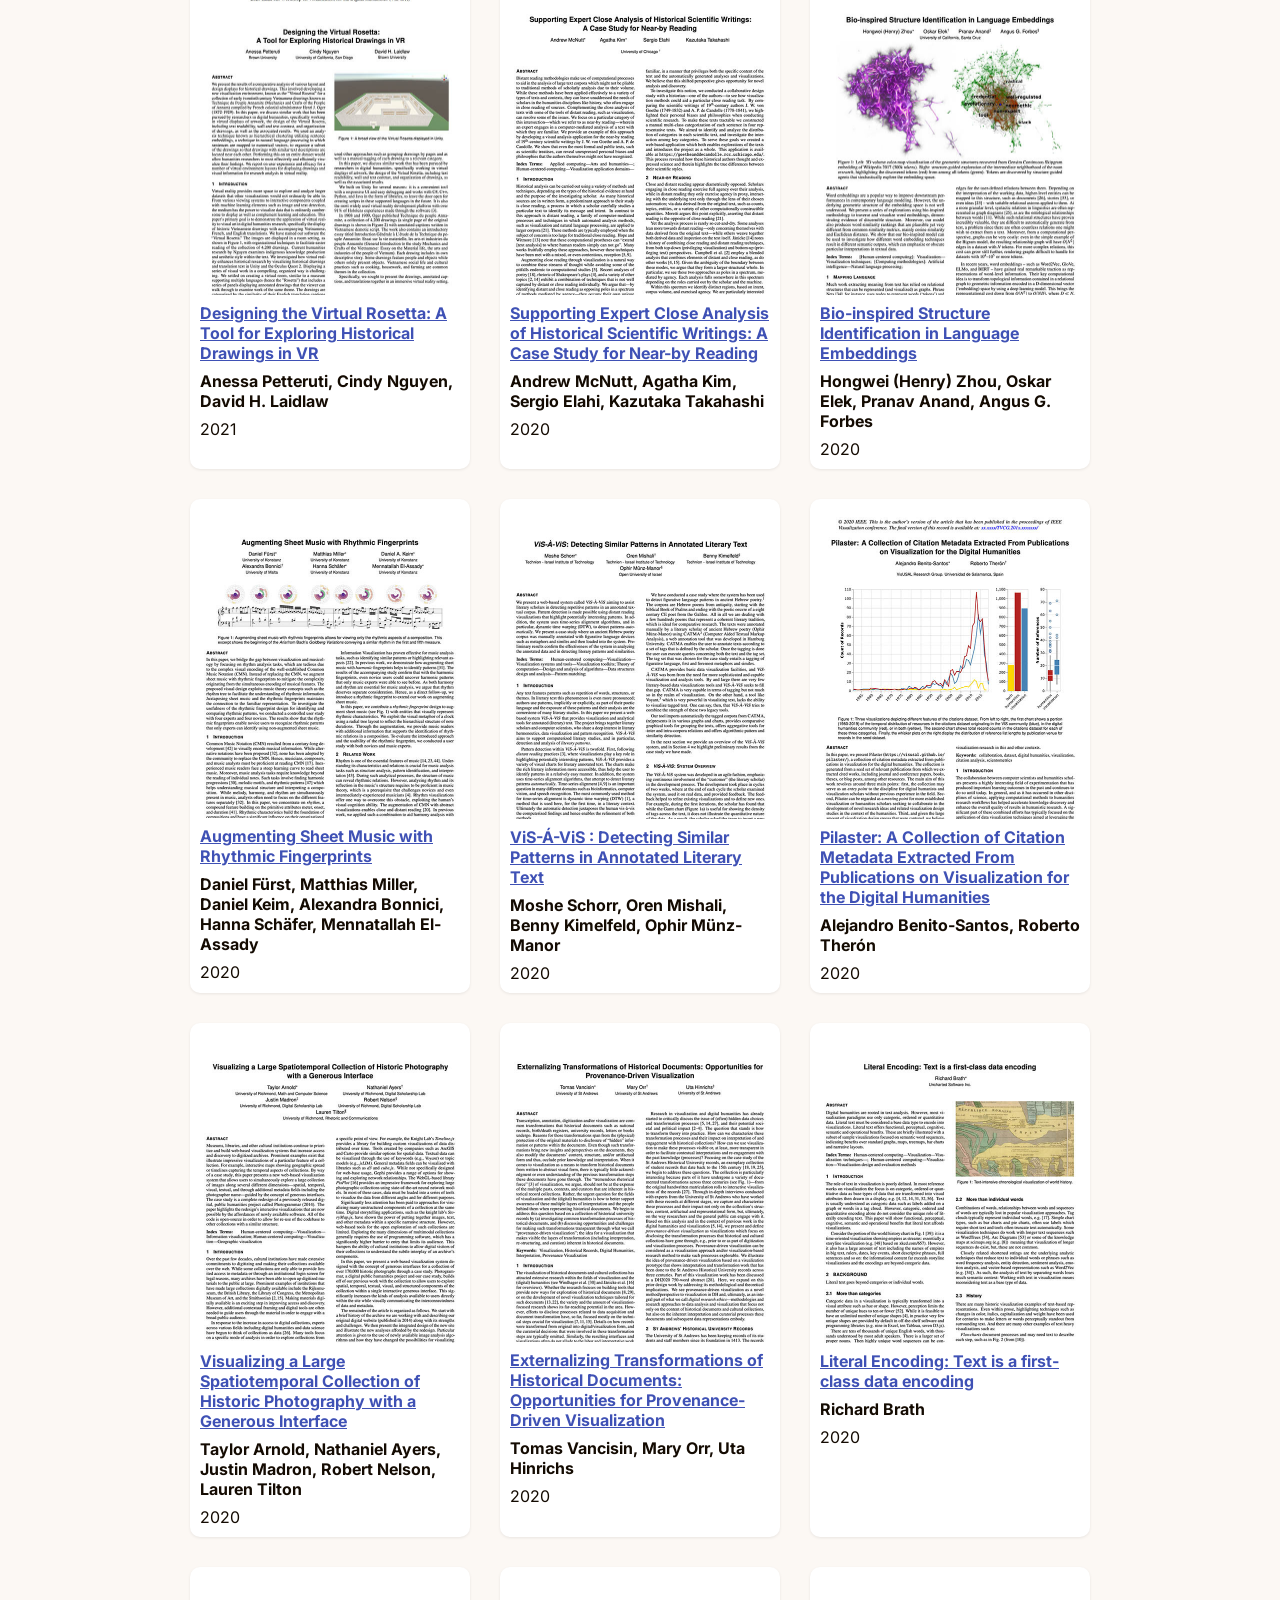
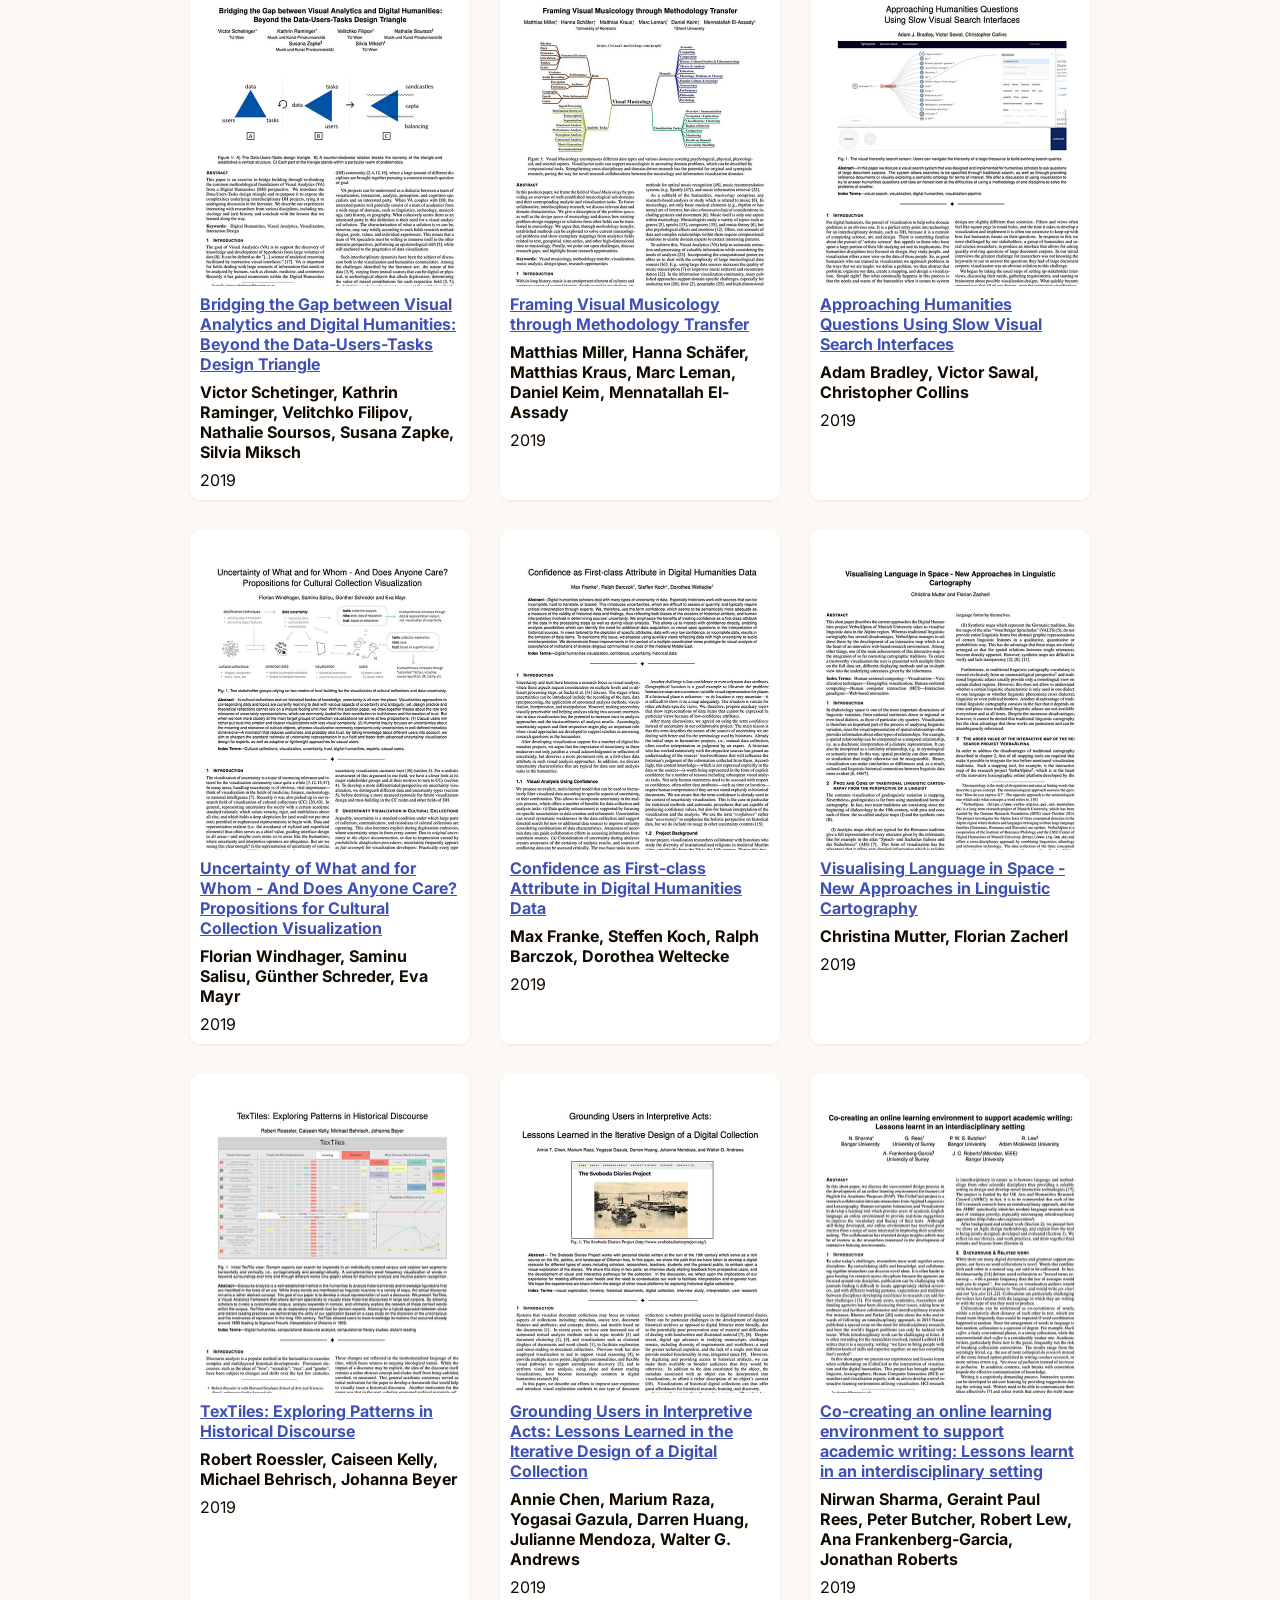
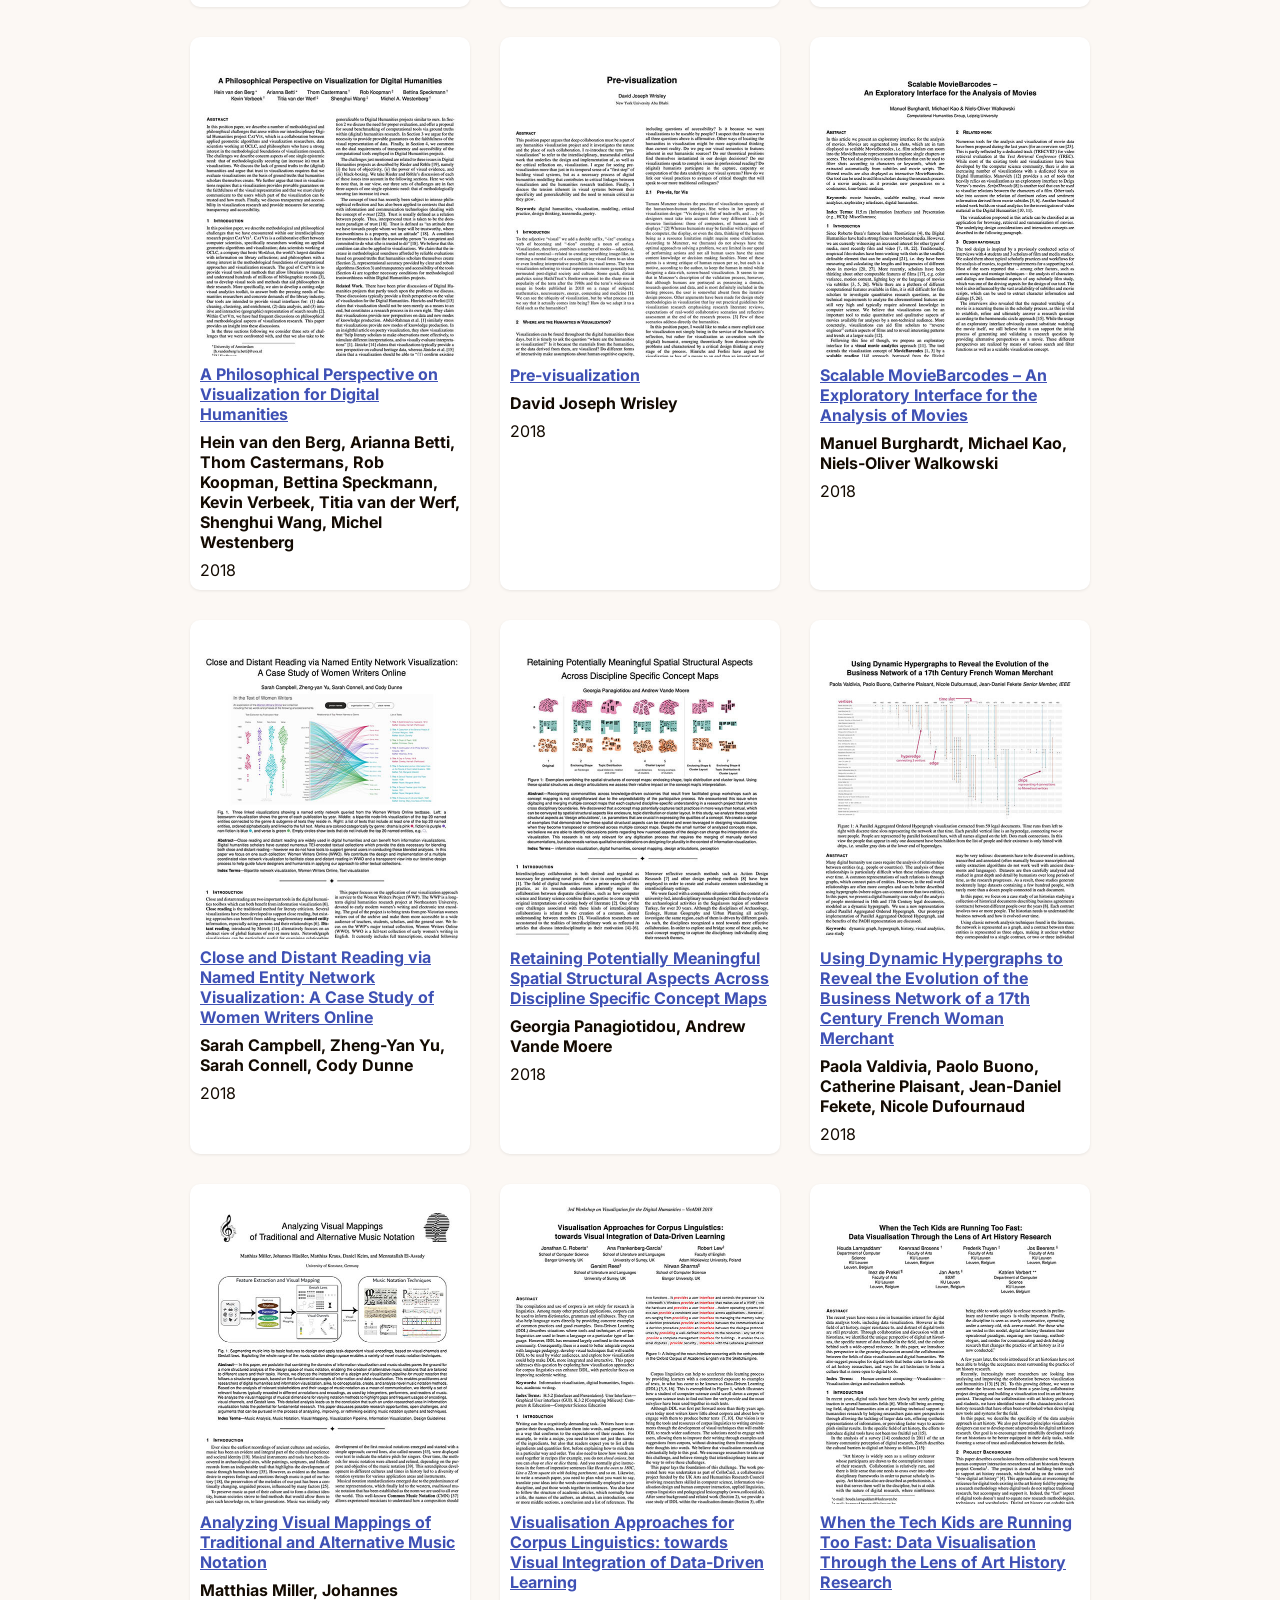
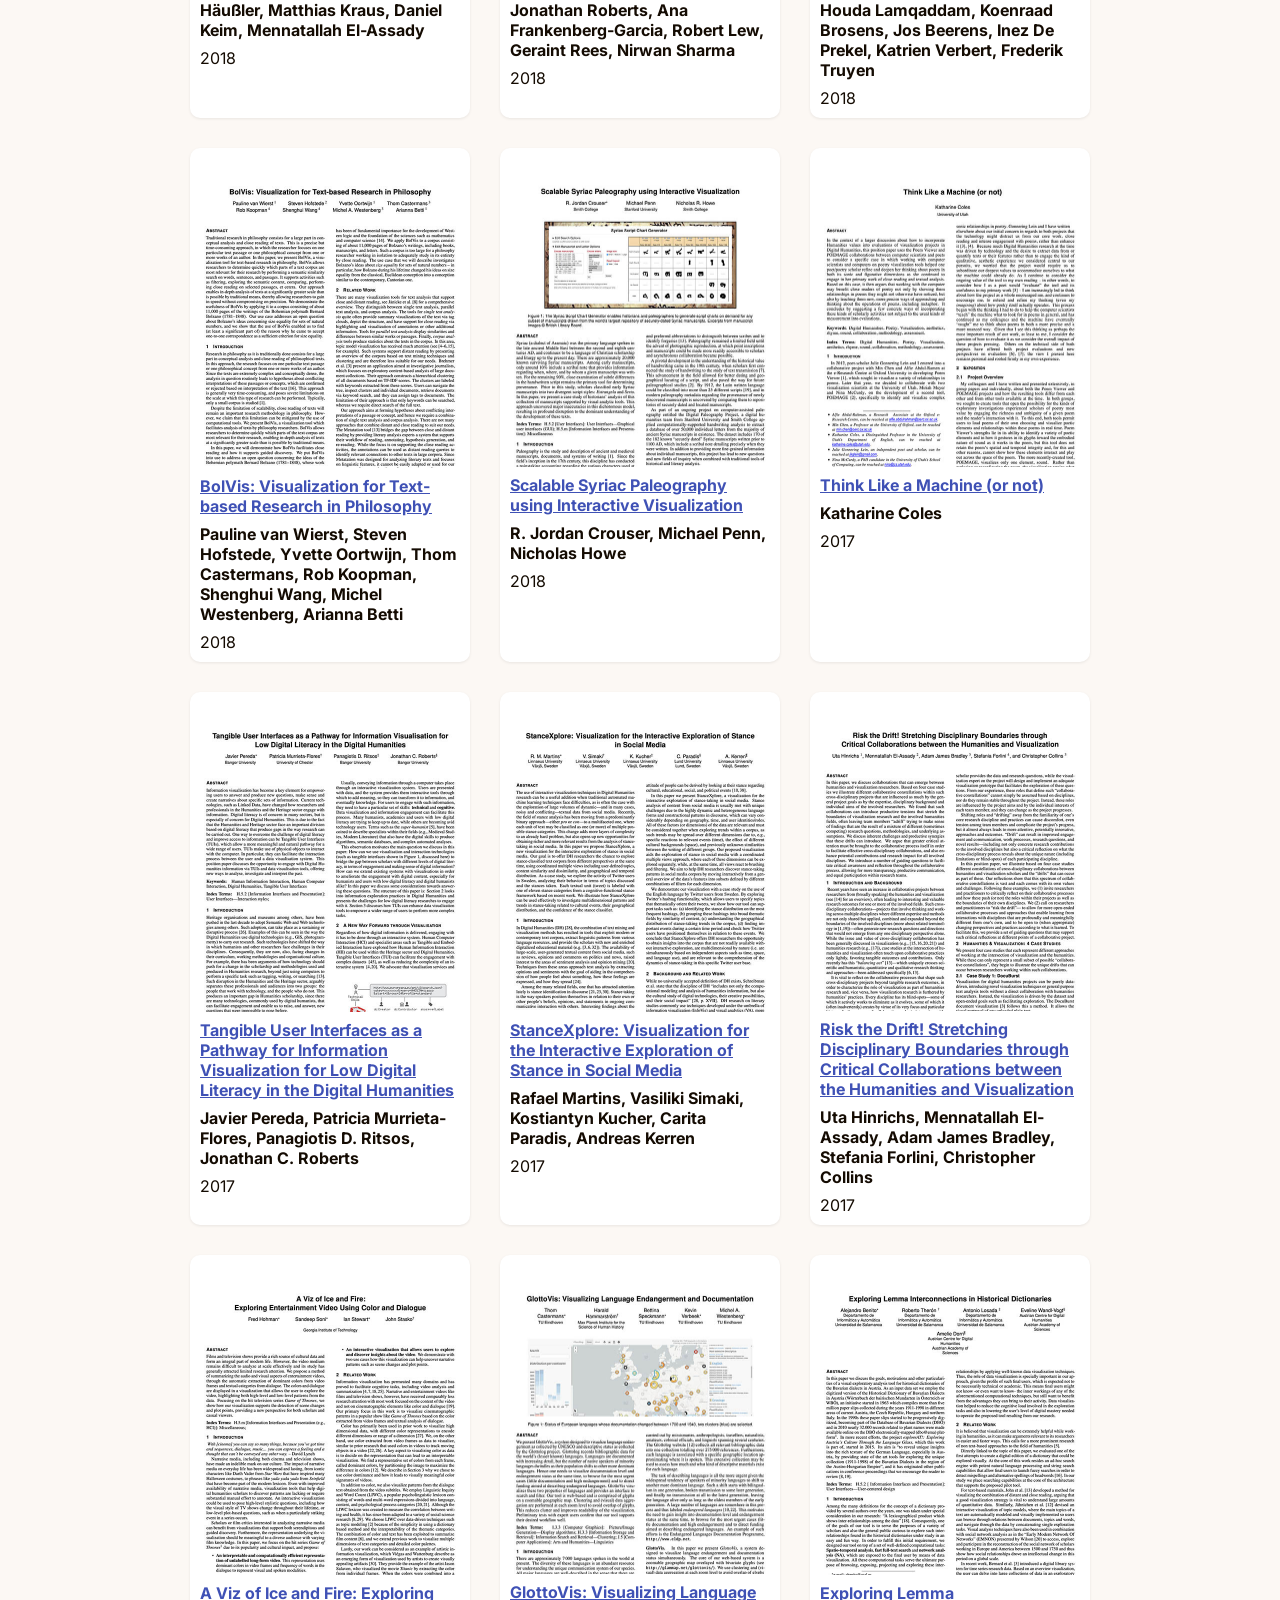
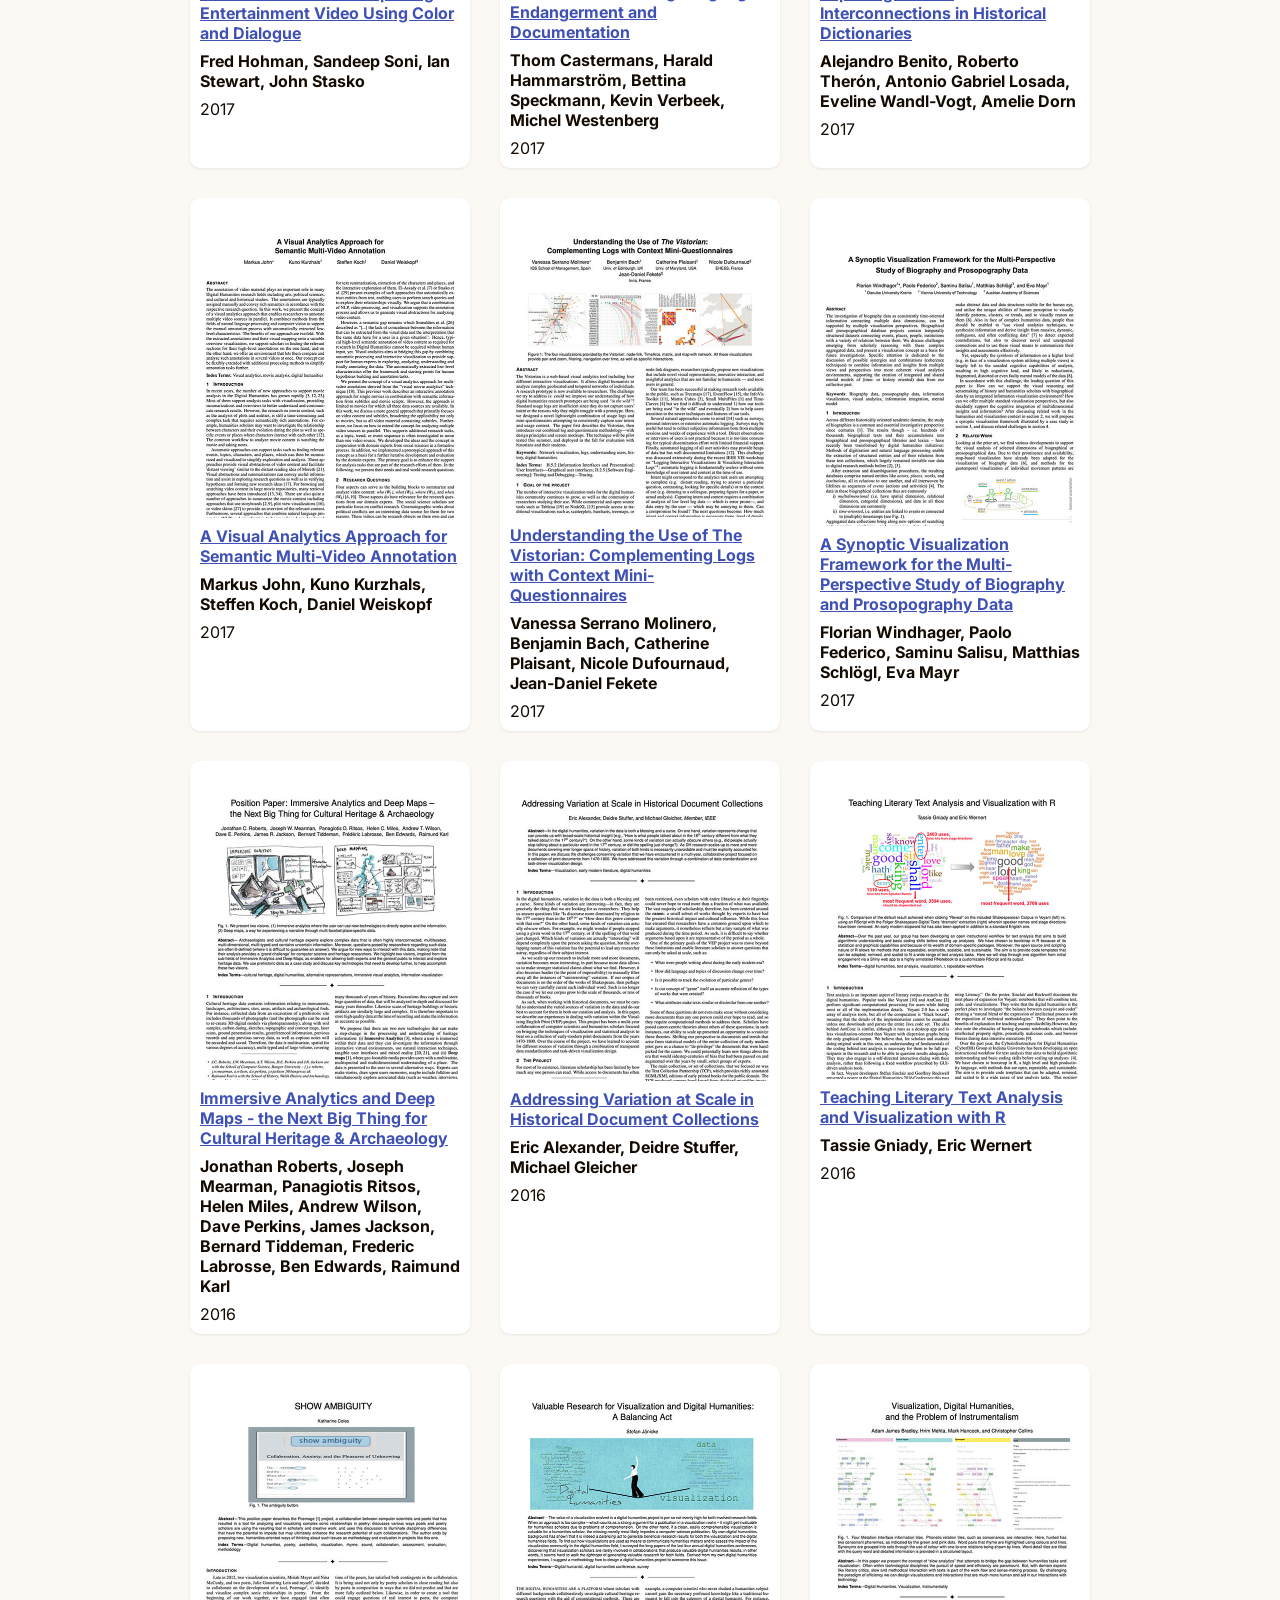
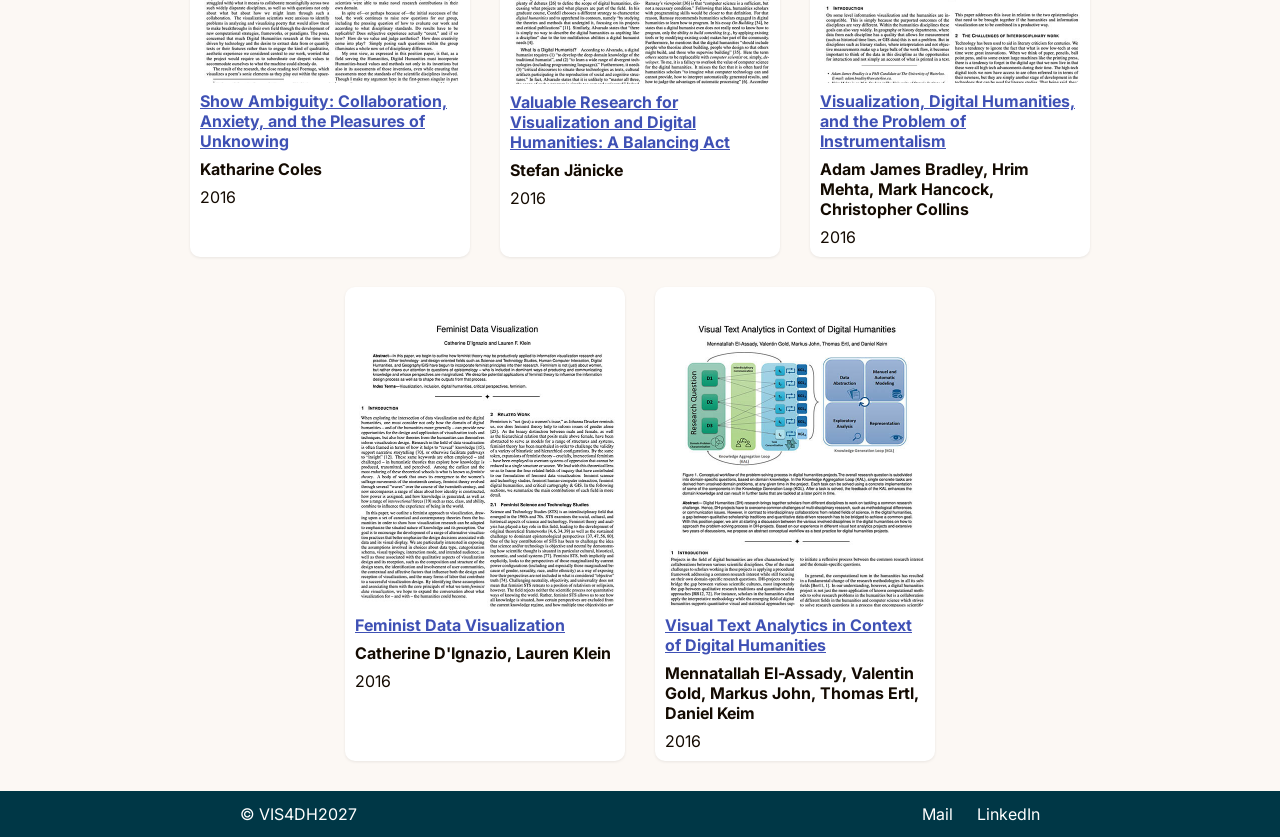
<file: paperarchive.html>
<!DOCTYPE html>
<html lang="en">
<head>
  <meta charset="utf-8">
  <meta name="viewport" content="width=device-width, initial-scale=1">
  <link rel="preconnect" href="https://fonts.googleapis.com">
  <link rel="preconnect" href="https://fonts.gstatic.com" crossorigin>
  <link
    href="https://fonts.googleapis.com/css2?family=Doto:wght@100..900&family=Inter:ital,opsz,wght@0,14..32,100..900;1,14..32,100..900&display=swap"
    rel="stylesheet">
  <title>Past Papers – VIS4DH2027</title>
  <link rel="stylesheet" href="css/style.css">
  <script src="js/analytics.js"></script>
</head>
<body>
  <script src="js/nav.js"></script>

  <article class="c-article">
    <header class="c-header">
      <div class="u-container">
        <div class="title-cell">
          <h1 class="c-header__title">Archive of Accepted Papers</h1>
        </div>
      </div>
    </header>
    <div class="c-article__main">
      <p>Since 2016, VIS4DH has accepted <strong>62 papers</strong> by <strong>195 authors</strong>. Below is an overview of all accepted papers.</p>
    </div>
    <div class="paper-list">
        <div class="paper-card">
          <a href="papers/2023/A_Stitch_in_Time__Using_Data_Embroidery_to_Tell_Australian_Convict_Stories.pdf" target="_blank" rel="noopener"><img src="assets/images/paper/schwarz2023stich.jpg" alt="" loading="lazy"></a>
          <a href="papers/2023/A_Stitch_in_Time__Using_Data_Embroidery_to_Tell_Australian_Convict_Stories.pdf" target="_blank" rel="noopener"><p class="paper-title">A Stitch in Time: Using Data Embroidery to Tell Australian Convict Stories</p></a>
          <p class="paper-authors">Monika Schwarz, Kim Marriott, Jon McCormack, Hamish Maxwell-Stewart
</p>
          <p class="paper-year">2023</p>
        </div>
        <div class="paper-card">
          <a href="https://ieeexplore.ieee.org/document/10353082" target="_blank" rel="noopener"><img src="assets/images/paper/goodwin2023do.jpg" alt="" loading="lazy"></a>
          <a href="https://ieeexplore.ieee.org/document/10353082" target="_blank" rel="noopener"><p class="paper-title">Do Words Matter: Visualising Historical Policy and Media Narratives around Opportunity and Disadvantage in Australia</p></a>
          <p class="paper-authors">Sarah Goodwin, Simon D Angus, Lachlan O’Neill, Yingqi Zhang, Nancy Van Nieuwenhove, Ben Wu, Tim Dwyer</p>
          <p class="paper-year">2023</p>
        </div>
        <div class="paper-card">
          <a href="papers/2023/vis4dh2023-preprint.pdf" target="_blank" rel="noopener"><img src="assets/images/paper/liem2023workflow.jpg" alt="" loading="lazy"></a>
          <a href="papers/2023/vis4dh2023-preprint.pdf" target="_blank" rel="noopener"><p class="paper-title">A Workflow Approach to Visualization-Based Storytelling with Cultural Heritage Data</p></a>
          <p class="paper-authors">Johannes Liem, Jakob Kusnick, Samuel Beck, Florian Windhager, Eva Mayr</p>
          <p class="paper-year">2023</p>
        </div>
        <div class="paper-card">
          <a href="http://arxiv.org/pdf/2210.03800" target="_blank" rel="noopener"><img src="assets/images/paper/zhou2022data.jpg" alt="" loading="lazy"></a>
          <a href="http://arxiv.org/pdf/2210.03800" target="_blank" rel="noopener"><p class="paper-title">Data Feel: Exploring Visual Effects in Video Games to Support Sensemaking Tasks</p></a>
          <p class="paper-authors">Hongwei Zhou, Angus G. Forbes</p>
          <p class="paper-year">2022</p>
        </div>
        <div class="paper-card">
          <a href="https://arxiv.org/pdf/2209.15029" target="_blank" rel="noopener"><img src="assets/images/paper/brath2022multimodal.jpg" alt="" loading="lazy"></a>
          <a href="https://arxiv.org/pdf/2209.15029" target="_blank" rel="noopener"><p class="paper-title">Multimodal analogs to infer humanities visualization requirements</p></a>
          <p class="paper-authors">Richard Brath</p>
          <p class="paper-year">2022</p>
        </div>
        <div class="paper-card">
          <a href="https://arxiv.org/pdf/2210.03630.pdf" target="_blank" rel="noopener"><img src="assets/images/paper/ma2022boundaries.jpg" alt="" loading="lazy"></a>
          <a href="https://arxiv.org/pdf/2210.03630.pdf" target="_blank" rel="noopener"><p class="paper-title">Boundaries, Extensions, and Challenges of Visualization for Humanities Data: Reflections on Three Cases</p></a>
          <p class="paper-authors">Rongqian Ma</p>
          <p class="paper-year">2022</p>
        </div>
        <div class="paper-card">
          <a href="papers/2022/Hicke_Vis4DH2022_WCitW.pdf" target="_blank" rel="noopener"><img src="assets/images/paper/hicke2022word.jpg" alt="" loading="lazy"></a>
          <a href="papers/2022/Hicke_Vis4DH2022_WCitW.pdf" target="_blank" rel="noopener"><p class="paper-title">Word Clouds in the Wild</p></a>
          <p class="paper-authors">Rebecca M. M. Hicke, Maanya Goenka, Eric Alexander</p>
          <p class="paper-year">2022</p>
        </div>
        <div class="paper-card">
          <a href="https://hal.inria.fr/hal-03784532/document" target="_blank" rel="noopener"><img src="assets/images/paper/pister2022from.jpg" alt="" loading="lazy"></a>
          <a href="https://hal.inria.fr/hal-03784532/document" target="_blank" rel="noopener"><p class="paper-title">From Historical Documents To Social Network Visualization: Potential Pitfalls and Network Modeling</p></a>
          <p class="paper-authors">Alexis Pister, Nicole Dufournaud, Pascal Cristofoli, Christophe Prieur, Jean-Daniel Fekete</p>
          <p class="paper-year">2022</p>
        </div>
        <div class="paper-card">
          <a href="https://arxiv.org/pdf/2209.13498.pdf" target="_blank" rel="noopener"><img src="assets/images/paper/haghighatkhah2022characterizing.jpg" alt="" loading="lazy"></a>
          <a href="https://arxiv.org/pdf/2209.13498.pdf" target="_blank" rel="noopener"><p class="paper-title">Characterizing Uncertainty in the Visual Text Analysis Pipeline</p></a>
          <p class="paper-authors">Pantea Haghighatkhah, Mennatallah El-Assady, Jean-Daniel Fekete, Narges Mahyar, Carita Paradis, Vasiliki Simaki, Bettina Speckmann</p>
          <p class="paper-year">2022</p>
        </div>
        <div class="paper-card">
          <a href="https://arxiv.org/pdf/2208.13512.pdf" target="_blank" rel="noopener"><img src="assets/images/paper/meinecke2022labeling.jpg" alt="" loading="lazy"></a>
          <a href="https://arxiv.org/pdf/2208.13512.pdf" target="_blank" rel="noopener"><p class="paper-title">Labeling of Cultural Heritage Collections on the Intersection of Visual Analytics and Digital Humanities</p></a>
          <p class="paper-authors">Christofer Meinecke</p>
          <p class="paper-year">2022</p>
        </div>
        <div class="paper-card">
          <a href="https://osf.io/h293m?view_only=7c80a742896e4eda9d538cafa8fcd819" target="_blank" rel="noopener"><img src="assets/images/paper/mayr2022multiple.jpg" alt="" loading="lazy"></a>
          <a href="https://osf.io/h293m?view_only=7c80a742896e4eda9d538cafa8fcd819" target="_blank" rel="noopener"><p class="paper-title">The Multiple Faces of Cultural Heritage: Towards an Integrated Visualization Platform for Tangible and Intangible Cultural Assets</p></a>
          <p class="paper-authors">Eva Mayr, Florian Windhager, Johannes Liem, Samuel Beck, Steffen Koch, Jakob Kusnick, Stefan Jänicke</p>
          <p class="paper-year">2022</p>
        </div>
        <div class="paper-card">
          <a href="https://arxiv.org/abs/2110.08584" target="_blank" rel="noopener"><img src="assets/images/paper/brath2021surveying.jpg" alt="" loading="lazy"></a>
          <a href="https://arxiv.org/abs/2110.08584" target="_blank" rel="noopener"><p class="paper-title">Surveying Wonderland for many more literature visualizations</p></a>
          <p class="paper-authors">Richard Brath</p>
          <p class="paper-year">2021</p>
        </div>
        <div class="paper-card">
          <a href="https://arxiv.org/abs/2110.09349" target="_blank" rel="noopener"><img src="assets/images/paper/ciuala2021small.jpg" alt="" loading="lazy"></a>
          <a href="https://arxiv.org/abs/2110.09349" target="_blank" rel="noopener"><p class="paper-title">Small Data and Process in Data Visualization: The Radical Translations Case Study</p></a>
          <p class="paper-authors">Arianna Ciula, Miguel Vieira, Ginestra Ferraro, Tiffany Ong, Sanja Perovic, Rosa Mucignat, Niccolò Valmori, Brecht Deseure, Erica Joy Mannucci</p>
          <p class="paper-year">2021</p>
        </div>
        <div class="paper-card">
          <a href="https://arxiv.org/abs/2109.14184" target="_blank" rel="noopener"><img src="assets/images/paper/chen201reflexivity.jpg" alt="" loading="lazy"></a>
          <a href="https://arxiv.org/abs/2109.14184" target="_blank" rel="noopener"><p class="paper-title">Reflexivity in Issues of Scale and Representation in a Digital Humanities Project</p></a>
          <p class="paper-authors">Annie T. Chen, Camille Lyans Cole</p>
          <p class="paper-year">2021</p>
        </div>
        <div class="paper-card">
          <a href="https://arxiv.org/abs/2110.09247" target="_blank" rel="noopener"><img src="assets/images/paper/mueller2021uncertainty.jpg" alt="" loading="lazy"></a>
          <a href="https://arxiv.org/abs/2110.09247" target="_blank" rel="noopener"><p class="paper-title">Uncertainty-aware Topic Modeling Visualization</p></a>
          <p class="paper-authors">Valerie Müller, Christian Sieg, Lars Linsen</p>
          <p class="paper-year">2021</p>
        </div>
        <div class="paper-card">
          <a href="papers/2021/a-vis4dh-1016.pdf" target="_blank" rel="noopener"><img src="assets/images/paper/peterutti2021designing.jpg" alt="" loading="lazy"></a>
          <a href="papers/2021/a-vis4dh-1016.pdf" target="_blank" rel="noopener"><p class="paper-title">Designing the Virtual Rosetta: A Tool for Exploring Historical Drawings in VR</p></a>
          <p class="paper-authors">Anessa Petteruti, Cindy Nguyen, David H. Laidlaw</p>
          <p class="paper-year">2021</p>
        </div>
        <div class="paper-card">
          <a href="https://arxiv.org/abs/2009.02384" target="_blank" rel="noopener"><img src="assets/images/paper/mcnutt2020supporting.jpg" alt="" loading="lazy"></a>
          <a href="https://arxiv.org/abs/2009.02384" target="_blank" rel="noopener"><p class="paper-title">Supporting Expert Close Analysis of Historical Scientific Writings: A Case Study for Near-by Reading</p></a>
          <p class="paper-authors">Andrew McNutt, Agatha Kim, Sergio Elahi, Kazutaka Takahashi</p>
          <p class="paper-year">2020</p>
        </div>
        <div class="paper-card">
          <a href="https://arxiv.org/abs/2009.02459" target="_blank" rel="noopener"><img src="assets/images/paper/zhou2020bio.jpg" alt="" loading="lazy"></a>
          <a href="https://arxiv.org/abs/2009.02459" target="_blank" rel="noopener"><p class="paper-title">Bio-inspired Structure Identification in Language Embeddings</p></a>
          <p class="paper-authors">Hongwei (Henry) Zhou, Oskar Elek, Pranav Anand, Angus G. Forbes</p>
          <p class="paper-year">2020</p>
        </div>
        <div class="paper-card">
          <a href="https://arxiv.org/abs/2009.02057" target="_blank" rel="noopener"><img src="assets/images/paper/fuerst2020augmenting.jpg" alt="" loading="lazy"></a>
          <a href="https://arxiv.org/abs/2009.02057" target="_blank" rel="noopener"><p class="paper-title">Augmenting Sheet Music with Rhythmic Fingerprints</p></a>
          <p class="paper-authors">Daniel Fürst, Matthias Miller, Daniel Keim, Alexandra Bonnici, Hanna Schäfer, Mennatallah El-Assady</p>
          <p class="paper-year">2020</p>
        </div>
        <div class="paper-card">
          <a href="https://arxiv.org/abs/2009.02063" target="_blank" rel="noopener"><img src="assets/images/paper/schorr2020vis.jpg" alt="" loading="lazy"></a>
          <a href="https://arxiv.org/abs/2009.02063" target="_blank" rel="noopener"><p class="paper-title">ViS-Á-ViS : Detecting Similar Patterns in Annotated Literary Text</p></a>
          <p class="paper-authors">Moshe Schorr, Oren Mishali, Benny Kimelfeld, Ophir Münz-Manor</p>
          <p class="paper-year">2020</p>
        </div>
        <div class="paper-card">
          <a href="https://arxiv.org/abs/2009.02348" target="_blank" rel="noopener"><img src="assets/images/paper/benitosantos2020pilaster.jpg" alt="" loading="lazy"></a>
          <a href="https://arxiv.org/abs/2009.02348" target="_blank" rel="noopener"><p class="paper-title">Pilaster: A Collection of Citation Metadata Extracted From Publications on Visualization for the Digital Humanities</p></a>
          <p class="paper-authors">Alejandro Benito-Santos, Roberto Therón</p>
          <p class="paper-year">2020</p>
        </div>
        <div class="paper-card">
          <a href="https://arxiv.org/abs/2009.02242" target="_blank" rel="noopener"><img src="assets/images/paper/arnold2020visalizing.jpg" alt="" loading="lazy"></a>
          <a href="https://arxiv.org/abs/2009.02242" target="_blank" rel="noopener"><p class="paper-title">Visualizing a Large Spatiotemporal Collection of Historic Photography with a Generous Interface</p></a>
          <p class="paper-authors">Taylor Arnold, Nathaniel Ayers, Justin Madron, Robert Nelson, Lauren Tilton</p>
          <p class="paper-year">2020</p>
        </div>
        <div class="paper-card">
          <a href="https://arxiv.org/abs/2009.02288" target="_blank" rel="noopener"><img src="assets/images/paper/vancisin2020externalizing.jpg" alt="" loading="lazy"></a>
          <a href="https://arxiv.org/abs/2009.02288" target="_blank" rel="noopener"><p class="paper-title">Externalizing Transformations of Historical Documents: Opportunities for Provenance-Driven Visualization</p></a>
          <p class="paper-authors">Tomas Vancisin, Mary Orr, Uta Hinrichs</p>
          <p class="paper-year">2020</p>
        </div>
        <div class="paper-card">
          <a href="https://arxiv.org/abs/2009.02374" target="_blank" rel="noopener"><img src="assets/images/paper/brath2020literal.jpg" alt="" loading="lazy"></a>
          <a href="https://arxiv.org/abs/2009.02374" target="_blank" rel="noopener"><p class="paper-title">Literal Encoding: Text is a first-class data encoding</p></a>
          <p class="paper-authors">Richard Brath</p>
          <p class="paper-year">2020</p>
        </div>
        <div class="paper-card">
          <a href="papers/2019/VIS4DH2019_paper_13.pdf" target="_blank" rel="noopener"><img src="assets/images/paper/schetinger2019bridging.jpg" alt="" loading="lazy"></a>
          <a href="papers/2019/VIS4DH2019_paper_13.pdf" target="_blank" rel="noopener"><p class="paper-title">Bridging the Gap between Visual Analytics and Digital Humanities: Beyond the Data-Users-Tasks Design Triangle</p></a>
          <p class="paper-authors">Victor Schetinger, Kathrin Raminger, Velitchko Filipov, Nathalie Soursos, Susana Zapke, Silvia Miksch</p>
          <p class="paper-year">2019</p>
        </div>
        <div class="paper-card">
          <a href="papers/2019/VIS4DH2019_paper_10.pdf" target="_blank" rel="noopener"><img src="assets/images/paper/miller2019framing.jpg" alt="" loading="lazy"></a>
          <a href="papers/2019/VIS4DH2019_paper_10.pdf" target="_blank" rel="noopener"><p class="paper-title">Framing Visual Musicology through Methodology Transfer</p></a>
          <p class="paper-authors">Matthias Miller, Hanna Schäfer, Matthias Kraus, Marc Leman, Daniel Keim, Mennatallah El-Assady</p>
          <p class="paper-year">2019</p>
        </div>
        <div class="paper-card">
          <a href="papers/2019/VIS4DH2019_paper_3.pdf" target="_blank" rel="noopener"><img src="assets/images/paper/bradley2019approaching.jpg" alt="" loading="lazy"></a>
          <a href="papers/2019/VIS4DH2019_paper_3.pdf" target="_blank" rel="noopener"><p class="paper-title">Approaching Humanities Questions Using Slow Visual Search Interfaces</p></a>
          <p class="paper-authors">Adam Bradley, Victor Sawal, Christopher Collins</p>
          <p class="paper-year">2019</p>
        </div>
        <div class="paper-card">
          <a href="papers/2019/VIS4DH2019_paper_7.pdf" target="_blank" rel="noopener"><img src="assets/images/paper/windhager2019uncertainty.jpg" alt="" loading="lazy"></a>
          <a href="papers/2019/VIS4DH2019_paper_7.pdf" target="_blank" rel="noopener"><p class="paper-title">Uncertainty of What and for Whom - And Does Anyone Care? Propositions for Cultural Collection Visualization</p></a>
          <p class="paper-authors">Florian Windhager, Saminu Salisu, Günther Schreder, Eva Mayr</p>
          <p class="paper-year">2019</p>
        </div>
        <div class="paper-card">
          <a href="papers/2019/VIS4DH2019_paper_1.pdf" target="_blank" rel="noopener"><img src="assets/images/paper/franke2019confidence.jpg" alt="" loading="lazy"></a>
          <a href="papers/2019/VIS4DH2019_paper_1.pdf" target="_blank" rel="noopener"><p class="paper-title">Confidence as First-class Attribute in Digital Humanities Data</p></a>
          <p class="paper-authors">Max Franke, Steffen Koch, Ralph Barczok, Dorothea Weltecke</p>
          <p class="paper-year">2019</p>
        </div>
        <div class="paper-card">
          <a href="papers/2019/VIS4DH2019_paper_4.pdf" target="_blank" rel="noopener"><img src="assets/images/paper/mutter2019visualising.jpg" alt="" loading="lazy"></a>
          <a href="papers/2019/VIS4DH2019_paper_4.pdf" target="_blank" rel="noopener"><p class="paper-title">Visualising Language in Space - New Approaches in Linguistic Cartography</p></a>
          <p class="paper-authors">Christina Mutter, Florian Zacherl</p>
          <p class="paper-year">2019</p>
        </div>
        <div class="paper-card">
          <a href="papers/2019/VIS4DH2019_paper_15.pdf" target="_blank" rel="noopener"><img src="assets/images/paper/roessler2019textiles.jpg" alt="" loading="lazy"></a>
          <a href="papers/2019/VIS4DH2019_paper_15.pdf" target="_blank" rel="noopener"><p class="paper-title">TexTiles: Exploring Patterns in Historical Discourse</p></a>
          <p class="paper-authors">Robert Roessler, Caiseen Kelly, Michael Behrisch, Johanna Beyer</p>
          <p class="paper-year">2019</p>
        </div>
        <div class="paper-card">
          <a href="papers/2019/VIS4DH2019_paper_6.pdf" target="_blank" rel="noopener"><img src="assets/images/paper/chen2019grounding.jpg" alt="" loading="lazy"></a>
          <a href="papers/2019/VIS4DH2019_paper_6.pdf" target="_blank" rel="noopener"><p class="paper-title">Grounding Users in Interpretive Acts: Lessons Learned in the Iterative Design of a Digital Collection</p></a>
          <p class="paper-authors">Annie Chen, Marium Raza, Yogasai Gazula, Darren Huang, Julianne Mendoza, Walter G. Andrews</p>
          <p class="paper-year">2019</p>
        </div>
        <div class="paper-card">
          <a href="papers/2019/VIS4DH2019_paper_12.pdf" target="_blank" rel="noopener"><img src="assets/images/paper/sharma2019cocreating.jpg" alt="" loading="lazy"></a>
          <a href="papers/2019/VIS4DH2019_paper_12.pdf" target="_blank" rel="noopener"><p class="paper-title">Co-creating an online learning environment to support academic writing: Lessons learnt in an interdisciplinary setting</p></a>
          <p class="paper-authors">Nirwan Sharma, Geraint Paul Rees, Peter Butcher, Robert Lew, Ana Frankenberg-Garcia, Jonathan Roberts</p>
          <p class="paper-year">2019</p>
        </div>
        <div class="paper-card">
          <a href="papers/2018/A%20Philosophical%20Perspective%20on%20Visualization%20for%20Digital%20Humanities.pdf" target="_blank" rel="noopener"><img src="assets/images/paper/vandenberg2018philosophical.jpg" alt="" loading="lazy"></a>
          <a href="papers/2018/A%20Philosophical%20Perspective%20on%20Visualization%20for%20Digital%20Humanities.pdf" target="_blank" rel="noopener"><p class="paper-title">A Philosophical Perspective on Visualization for Digital Humanities</p></a>
          <p class="paper-authors">Hein van den Berg, Arianna Betti, Thom Castermans, Rob Koopman, Bettina Speckmann, Kevin Verbeek, Titia van der Werf, Shenghui Wang, Michel Westenberg</p>
          <p class="paper-year">2018</p>
        </div>
        <div class="paper-card">
          <a href="papers/2018/Pre-visualization.pdf" target="_blank" rel="noopener"><img src="assets/images/paper/wrisley2018pre.jpg" alt="" loading="lazy"></a>
          <a href="papers/2018/Pre-visualization.pdf" target="_blank" rel="noopener"><p class="paper-title">Pre-visualization</p></a>
          <p class="paper-authors">David Joseph Wrisley</p>
          <p class="paper-year">2018</p>
        </div>
        <div class="paper-card">
          <a href="papers/2018/Scalable%20MovieBarcodes%20-%20An%20Exploratory%20Interface%20for%20the%20Analysis%20of%20Movies.pdf" target="_blank" rel="noopener"><img src="assets/images/paper/burghardth2018scalable.jpg" alt="" loading="lazy"></a>
          <a href="papers/2018/Scalable%20MovieBarcodes%20-%20An%20Exploratory%20Interface%20for%20the%20Analysis%20of%20Movies.pdf" target="_blank" rel="noopener"><p class="paper-title">Scalable MovieBarcodes – An Exploratory Interface for the Analysis of Movies</p></a>
          <p class="paper-authors">Manuel Burghardt, Michael Kao, Niels-Oliver Walkowski</p>
          <p class="paper-year">2018</p>
        </div>
        <div class="paper-card">
          <a href="papers/2018/Close%20and%20Distant%20Reading%20via%20Named%20Entity%20Network%20Visualization%20A%20Case%20Study%20of%20Women%20Writers%20Online.pdf" target="_blank" rel="noopener"><img src="assets/images/paper/campbel2018close.jpg" alt="" loading="lazy"></a>
          <a href="papers/2018/Close%20and%20Distant%20Reading%20via%20Named%20Entity%20Network%20Visualization%20A%20Case%20Study%20of%20Women%20Writers%20Online.pdf" target="_blank" rel="noopener"><p class="paper-title">Close and Distant Reading via Named Entity Network Visualization: A Case Study of Women Writers Online</p></a>
          <p class="paper-authors">Sarah Campbell, Zheng-Yan Yu, Sarah Connell, Cody Dunne</p>
          <p class="paper-year">2018</p>
        </div>
        <div class="paper-card">
          <a href="papers/2018/Retaining%20Potentially%20Meaningful%20Spatial%20Structural%20Aspects%20Across%20Discipline%20Specific%20Concept%20Maps.pdf" target="_blank" rel="noopener"><img src="assets/images/paper/panagiotidou2018retaining.jpg" alt="" loading="lazy"></a>
          <a href="papers/2018/Retaining%20Potentially%20Meaningful%20Spatial%20Structural%20Aspects%20Across%20Discipline%20Specific%20Concept%20Maps.pdf" target="_blank" rel="noopener"><p class="paper-title">Retaining Potentially Meaningful Spatial Structural Aspects Across Discipline Specific Concept Maps</p></a>
          <p class="paper-authors">Georgia Panagiotidou, Andrew Vande Moere</p>
          <p class="paper-year">2018</p>
        </div>
        <div class="paper-card">
          <a href="papers/2018/Using%20Dynamic%20Hypergraphs%20to%20Reveal%20the%20Evolution%20of%20the%20Business%20Network%20of%20a%2017th%20Century%20French%20Woman%20Merchant.pdf" target="_blank" rel="noopener"><img src="assets/images/paper/valdivia2018using.jpg" alt="" loading="lazy"></a>
          <a href="papers/2018/Using%20Dynamic%20Hypergraphs%20to%20Reveal%20the%20Evolution%20of%20the%20Business%20Network%20of%20a%2017th%20Century%20French%20Woman%20Merchant.pdf" target="_blank" rel="noopener"><p class="paper-title">Using Dynamic Hypergraphs to Reveal the Evolution of the Business Network of a 17th Century French Woman Merchant</p></a>
          <p class="paper-authors">Paola Valdivia, Paolo Buono, Catherine Plaisant, Jean-Daniel Fekete, Nicole Dufournaud</p>
          <p class="paper-year">2018</p>
        </div>
        <div class="paper-card">
          <a href="papers/2018/Analyzing%20Visual%20Mappings%20of%20Traditional%20and%20Alternative%20Music%20Notation.pdf" target="_blank" rel="noopener"><img src="assets/images/paper/miller2018analyzing.jpg" alt="" loading="lazy"></a>
          <a href="papers/2018/Analyzing%20Visual%20Mappings%20of%20Traditional%20and%20Alternative%20Music%20Notation.pdf" target="_blank" rel="noopener"><p class="paper-title">Analyzing Visual Mappings of Traditional and Alternative Music Notation</p></a>
          <p class="paper-authors">Matthias Miller, Johannes Häußler, Matthias Kraus, Daniel Keim, Mennatallah El-Assady</p>
          <p class="paper-year">2018</p>
        </div>
        <div class="paper-card">
          <a href="papers/2018/Visualisation%20Approaches%20for%20Corpus%20Linguistics%20towards%20Visual%20Integration%20of%20Data-Driven%20Learning.pdf" target="_blank" rel="noopener"><img src="assets/images/paper/roberts2018visualisation.jpg" alt="" loading="lazy"></a>
          <a href="papers/2018/Visualisation%20Approaches%20for%20Corpus%20Linguistics%20towards%20Visual%20Integration%20of%20Data-Driven%20Learning.pdf" target="_blank" rel="noopener"><p class="paper-title">Visualisation Approaches for Corpus Linguistics: towards Visual Integration of Data-Driven Learning</p></a>
          <p class="paper-authors">Jonathan Roberts, Ana Frankenberg-Garcia, Robert Lew, Geraint Rees, Nirwan Sharma</p>
          <p class="paper-year">2018</p>
        </div>
        <div class="paper-card">
          <a href="papers/2018/When%20the%20Tech%20Kids%20are%20Running%20Too%20Fast%20%20Data%20Visualisation%20Through%20the%20Lens%20of%20Art%20History%20Research.pdf" target="_blank" rel="noopener"><img src="assets/images/paper/lamqaddam2018when.jpg" alt="" loading="lazy"></a>
          <a href="papers/2018/When%20the%20Tech%20Kids%20are%20Running%20Too%20Fast%20%20Data%20Visualisation%20Through%20the%20Lens%20of%20Art%20History%20Research.pdf" target="_blank" rel="noopener"><p class="paper-title">When the Tech Kids are Running Too Fast: Data Visualisation Through the Lens of Art History Research</p></a>
          <p class="paper-authors">Houda Lamqaddam, Koenraad Brosens, Jos Beerens, Inez De Prekel, Katrien Verbert, Frederik Truyen</p>
          <p class="paper-year">2018</p>
        </div>
        <div class="paper-card">
          <a href="papers/2018/BolVis%20Visualization%20for%20Text-based%20Research%20in%20Philosophy.pdf" target="_blank" rel="noopener"><img src="assets/images/paper/wirst2018bolvis.jpg" alt="" loading="lazy"></a>
          <a href="papers/2018/BolVis%20Visualization%20for%20Text-based%20Research%20in%20Philosophy.pdf" target="_blank" rel="noopener"><p class="paper-title">BolVis: Visualization for Text-based Research in Philosophy</p></a>
          <p class="paper-authors">Pauline van Wierst, Steven Hofstede, Yvette Oortwijn, Thom Castermans, Rob Koopman, Shenghui Wang, Michel Westenberg, Arianna Betti</p>
          <p class="paper-year">2018</p>
        </div>
        <div class="paper-card">
          <a href="papers/2018/Scalable%20Syriac%20Paleography%20using%20Interactive%20Visualization.pdf" target="_blank" rel="noopener"><img src="assets/images/paper/crouser2018scalable.jpg" alt="" loading="lazy"></a>
          <a href="papers/2018/Scalable%20Syriac%20Paleography%20using%20Interactive%20Visualization.pdf" target="_blank" rel="noopener"><p class="paper-title">Scalable Syriac Paleography using Interactive Visualization</p></a>
          <p class="paper-authors">R. Jordan Crouser, Michael Penn, Nicholas Howe</p>
          <p class="paper-year">2018</p>
        </div>
        <div class="paper-card">
          <a href="papers/2017/THINK%20LIKE%20A%20MACHINE%20%28or%20don%27t%29.pdf" target="_blank" rel="noopener"><img src="assets/images/paper/coles2017think.jpg" alt="" loading="lazy"></a>
          <a href="papers/2017/THINK%20LIKE%20A%20MACHINE%20%28or%20don%27t%29.pdf" target="_blank" rel="noopener"><p class="paper-title">Think Like a Machine (or not)</p></a>
          <p class="paper-authors">Katharine Coles</p>
          <p class="paper-year">2017</p>
        </div>
        <div class="paper-card">
          <a href="papers/2017/Tangible%20User%20Interfaces%20as%20a%20Pathway%20for%20Information%20Visualisation%20for%20Low%20Digital%20Literacy%20in%20the%20Digital%20Humanities.pdf" target="_blank" rel="noopener"><img src="assets/images/paper/pereda2017tangible.jpg" alt="" loading="lazy"></a>
          <a href="papers/2017/Tangible%20User%20Interfaces%20as%20a%20Pathway%20for%20Information%20Visualisation%20for%20Low%20Digital%20Literacy%20in%20the%20Digital%20Humanities.pdf" target="_blank" rel="noopener"><p class="paper-title">Tangible User Interfaces as a Pathway for Information Visualization for Low Digital Literacy in the Digital Humanities</p></a>
          <p class="paper-authors">Javier Pereda, Patricia Murrieta-Flores, Panagiotis D. Ritsos, Jonathan C. Roberts</p>
          <p class="paper-year">2017</p>
        </div>
        <div class="paper-card">
          <a href="papers/2017/StanceXplore%20Visualization%20for%20the%20Interactive%20Exploration%20of%20Stance%20in%20Social%20Media.pdf" target="_blank" rel="noopener"><img src="assets/images/paper/martins2017stancxplore.jpg" alt="" loading="lazy"></a>
          <a href="papers/2017/StanceXplore%20Visualization%20for%20the%20Interactive%20Exploration%20of%20Stance%20in%20Social%20Media.pdf" target="_blank" rel="noopener"><p class="paper-title">StanceXplore: Visualization for the Interactive Exploration of Stance in Social Media</p></a>
          <p class="paper-authors">Rafael Martins, Vasiliki Simaki, Kostiantyn Kucher, Carita Paradis, Andreas Kerren</p>
          <p class="paper-year">2017</p>
        </div>
        <div class="paper-card">
          <a href="papers/2017/Risk%20the%20Drift%21%20Stretching%20Disciplinary%20Boundaries%20through%20Critical%20Collaborations%20between%20the%20Humanities%20and%20Visualization.pdf" target="_blank" rel="noopener"><img src="assets/images/paper/hinrichs2017risk.jpg" alt="" loading="lazy"></a>
          <a href="papers/2017/Risk%20the%20Drift%21%20Stretching%20Disciplinary%20Boundaries%20through%20Critical%20Collaborations%20between%20the%20Humanities%20and%20Visualization.pdf" target="_blank" rel="noopener"><p class="paper-title">Risk the Drift! Stretching Disciplinary Boundaries through Critical Collaborations between the Humanities and Visualization</p></a>
          <p class="paper-authors">Uta Hinrichs, Mennatallah El-Assady, Adam James Bradley, Stefania Forlini, Christopher Collins</p>
          <p class="paper-year">2017</p>
        </div>
        <div class="paper-card">
          <a href="papers/2017/A%20Viz%20of%20Ice%20and%20Fire%20Exploring%20Entertainment%20Video%20Using%20Color%20and%20Dialogue.pdf" target="_blank" rel="noopener"><img src="assets/images/paper/hohman2017viz.jpg" alt="" loading="lazy"></a>
          <a href="papers/2017/A%20Viz%20of%20Ice%20and%20Fire%20Exploring%20Entertainment%20Video%20Using%20Color%20and%20Dialogue.pdf" target="_blank" rel="noopener"><p class="paper-title">A Viz of Ice and Fire: Exploring Entertainment Video Using Color and Dialogue</p></a>
          <p class="paper-authors">Fred Hohman, Sandeep Soni, Ian Stewart, John Stasko</p>
          <p class="paper-year">2017</p>
        </div>
        <div class="paper-card">
          <a href="papers/2017/GlottoVis%20Visualizing%20Language%20Endangerment%20and%20Documentation.pdf" target="_blank" rel="noopener"><img src="assets/images/paper/castermans2017glottovis.jpg" alt="" loading="lazy"></a>
          <a href="papers/2017/GlottoVis%20Visualizing%20Language%20Endangerment%20and%20Documentation.pdf" target="_blank" rel="noopener"><p class="paper-title">GlottoVis: Visualizing Language Endangerment and Documentation</p></a>
          <p class="paper-authors">Thom Castermans, Harald Hammarström, Bettina Speckmann, Kevin Verbeek, Michel Westenberg</p>
          <p class="paper-year">2017</p>
        </div>
        <div class="paper-card">
          <a href="papers/2017/Exploring%20Lemma%20Interconnections%20in%20Historical%20Dictionaries.pdf" target="_blank" rel="noopener"><img src="assets/images/paper/benito2017exploring.jpg" alt="" loading="lazy"></a>
          <a href="papers/2017/Exploring%20Lemma%20Interconnections%20in%20Historical%20Dictionaries.pdf" target="_blank" rel="noopener"><p class="paper-title">Exploring Lemma Interconnections in Historical Dictionaries</p></a>
          <p class="paper-authors">Alejandro Benito, Roberto Therón, Antonio Gabriel Losada, Eveline Wandl-Vogt, Amelie Dorn</p>
          <p class="paper-year">2017</p>
        </div>
        <div class="paper-card">
          <a href="papers/2017/A%20Visual%20Analytics%20Approach%20for%20Semantic%20Multi-Video%20Annotation.pdf" target="_blank" rel="noopener"><img src="assets/images/paper/john2017visual.jpg" alt="" loading="lazy"></a>
          <a href="papers/2017/A%20Visual%20Analytics%20Approach%20for%20Semantic%20Multi-Video%20Annotation.pdf" target="_blank" rel="noopener"><p class="paper-title">A Visual Analytics Approach for Semantic Multi-Video Annotation</p></a>
          <p class="paper-authors">Markus John, Kuno Kurzhals, Steffen Koch, Daniel Weiskopf</p>
          <p class="paper-year">2017</p>
        </div>
        <div class="paper-card">
          <a href="papers/2017/Understanding%20the%20Use%20of%20The%20Vistorian%20Complementing%20Logs%20with%20Context%20Mini-Questionnaires.pdf" target="_blank" rel="noopener"><img src="assets/images/paper/molinero2017understanding.jpg" alt="" loading="lazy"></a>
          <a href="papers/2017/Understanding%20the%20Use%20of%20The%20Vistorian%20Complementing%20Logs%20with%20Context%20Mini-Questionnaires.pdf" target="_blank" rel="noopener"><p class="paper-title">Understanding the Use of The Vistorian: Complementing Logs with Context Mini-Questionnaires</p></a>
          <p class="paper-authors">Vanessa Serrano Molinero, Benjamin Bach, Catherine Plaisant, Nicole Dufournaud, Jean-Daniel Fekete</p>
          <p class="paper-year">2017</p>
        </div>
        <div class="paper-card">
          <a href="papers/2017/A%20Synoptic%20Visualization%20Framework%20for%20the%20Multi-Perspective%20Study%20of%20Biography%20and%20Prosopography%20Data.pdf" target="_blank" rel="noopener"><img src="assets/images/paper/windhager2017synoptic.jpg" alt="" loading="lazy"></a>
          <a href="papers/2017/A%20Synoptic%20Visualization%20Framework%20for%20the%20Multi-Perspective%20Study%20of%20Biography%20and%20Prosopography%20Data.pdf" target="_blank" rel="noopener"><p class="paper-title">A Synoptic Visualization Framework for the Multi-Perspective Study of Biography and Prosopography Data</p></a>
          <p class="paper-authors">Florian Windhager, Paolo Federico, Saminu Salisu, Matthias Schlögl, Eva Mayr</p>
          <p class="paper-year">2017</p>
        </div>
        <div class="paper-card">
          <a href="papers/2016/Immersive%20Analytics%20and%20Deep%20Maps%20-%20the%20Next%20Big%20Thing%20for%20Cultural%20Heritage%20and%20Archaeology.pdf" target="_blank" rel="noopener"><img src="assets/images/paper/roberts2016immersive.jpg" alt="" loading="lazy"></a>
          <a href="papers/2016/Immersive%20Analytics%20and%20Deep%20Maps%20-%20the%20Next%20Big%20Thing%20for%20Cultural%20Heritage%20and%20Archaeology.pdf" target="_blank" rel="noopener"><p class="paper-title">Immersive Analytics and Deep Maps - the Next Big Thing for Cultural Heritage &amp; Archaeology</p></a>
          <p class="paper-authors">Jonathan Roberts, Joseph Mearman, Panagiotis Ritsos, Helen Miles, Andrew Wilson, Dave Perkins, James Jackson, Bernard Tiddeman, Frederic Labrosse, Ben Edwards, Raimund Karl</p>
          <p class="paper-year">2016</p>
        </div>
        <div class="paper-card">
          <a href="papers/2016/Addressing%20Variation%20at%20Scale%20in%20Historical%20Document%20Collections.pdf" target="_blank" rel="noopener"><img src="assets/images/paper/alexander2016addressing.jpg" alt="" loading="lazy"></a>
          <a href="papers/2016/Addressing%20Variation%20at%20Scale%20in%20Historical%20Document%20Collections.pdf" target="_blank" rel="noopener"><p class="paper-title">Addressing Variation at Scale in Historical Document Collections</p></a>
          <p class="paper-authors">Eric Alexander, Deidre Stuffer, Michael Gleicher</p>
          <p class="paper-year">2016</p>
        </div>
        <div class="paper-card">
          <a href="papers/2016/Teaching%20Literary%20Text%20Analysis%20and%20Visualization%20with%20R.pdf" target="_blank" rel="noopener"><img src="assets/images/paper/gniadi2016teaching.jpg" alt="" loading="lazy"></a>
          <a href="papers/2016/Teaching%20Literary%20Text%20Analysis%20and%20Visualization%20with%20R.pdf" target="_blank" rel="noopener"><p class="paper-title">Teaching Literary Text Analysis and Visualization with R</p></a>
          <p class="paper-authors">Tassie Gniady, Eric Wernert</p>
          <p class="paper-year">2016</p>
        </div>
        <div class="paper-card">
          <a href="papers/2016/Show%20Ambiguity%20Collaboration%2C%20Anxiety%2C%20and%20the%20PLeasures%20of%20Unknowing.pdf" target="_blank" rel="noopener"><img src="assets/images/paper/coles2016show.jpg" alt="" loading="lazy"></a>
          <a href="papers/2016/Show%20Ambiguity%20Collaboration%2C%20Anxiety%2C%20and%20the%20PLeasures%20of%20Unknowing.pdf" target="_blank" rel="noopener"><p class="paper-title">Show Ambiguity: Collaboration, Anxiety, and the Pleasures of Unknowing</p></a>
          <p class="paper-authors">Katharine Coles</p>
          <p class="paper-year">2016</p>
        </div>
        <div class="paper-card">
          <a href="papers/2016/Valuable%20Research%20for%20Visualization%20and%20Digital%20Humanities%20A%20Balancing%20Act.pdf" target="_blank" rel="noopener"><img src="assets/images/paper/jaenicke2016valuable.jpg" alt="" loading="lazy"></a>
          <a href="papers/2016/Valuable%20Research%20for%20Visualization%20and%20Digital%20Humanities%20A%20Balancing%20Act.pdf" target="_blank" rel="noopener"><p class="paper-title">Valuable Research for Visualization and Digital Humanities: A Balancing Act</p></a>
          <p class="paper-authors">Stefan Jänicke</p>
          <p class="paper-year">2016</p>
        </div>
        <div class="paper-card">
          <a href="papers/2016/Visualization%2C%20Digital%20Humanities%2C%20and%20the%20Problem%20of%20Instrumentalism.pdf" target="_blank" rel="noopener"><img src="assets/images/paper/bradley2016visualization.jpg" alt="" loading="lazy"></a>
          <a href="papers/2016/Visualization%2C%20Digital%20Humanities%2C%20and%20the%20Problem%20of%20Instrumentalism.pdf" target="_blank" rel="noopener"><p class="paper-title">Visualization, Digital Humanities, and the Problem of Instrumentalism</p></a>
          <p class="paper-authors">Adam James Bradley, Hrim Mehta, Mark Hancock, Christopher Collins</p>
          <p class="paper-year">2016</p>
        </div>
        <div class="paper-card">
          <a href="papers/2016/Feminist%20Data%20Visualization.pdf" target="_blank" rel="noopener"><img src="assets/images/paper/dignazio2016feminist.jpg" alt="" loading="lazy"></a>
          <a href="papers/2016/Feminist%20Data%20Visualization.pdf" target="_blank" rel="noopener"><p class="paper-title">Feminist Data Visualization</p></a>
          <p class="paper-authors">Catherine D&#x27;Ignazio, Lauren Klein</p>
          <p class="paper-year">2016</p>
        </div>
        <div class="paper-card">
          <a href="papers/2016/Visual%20Text%20Analytics%20in%20Context%20of%20Digital%20Humanities.pdf" target="_blank" rel="noopener"><img src="assets/images/paper/elassady2016visual.jpg" alt="" loading="lazy"></a>
          <a href="papers/2016/Visual%20Text%20Analytics%20in%20Context%20of%20Digital%20Humanities.pdf" target="_blank" rel="noopener"><p class="paper-title">Visual Text Analytics in Context of Digital Humanities</p></a>
          <p class="paper-authors">Mennatallah El-Assady, Valentin Gold, Markus John, Thomas Ertl, Daniel Keim</p>
          <p class="paper-year">2016</p>
        </div>
    </div>
    </div>
  </article>

  <footer class="c-footer">
    <div class="u-container c-footer__container">
      <p>&copy; VIS4DH2027</p>
      <p>
        <a href="mailto:vis4dh@gmail.com">Mail</a>
        <a href="https://www.linkedin.com/company/vis4dh" target="_blank" rel="noopener">LinkedIn</a>
      </p>
    </div>
  </footer>

  <script src="js/main.js"></script>
</body>
</html>
</file>
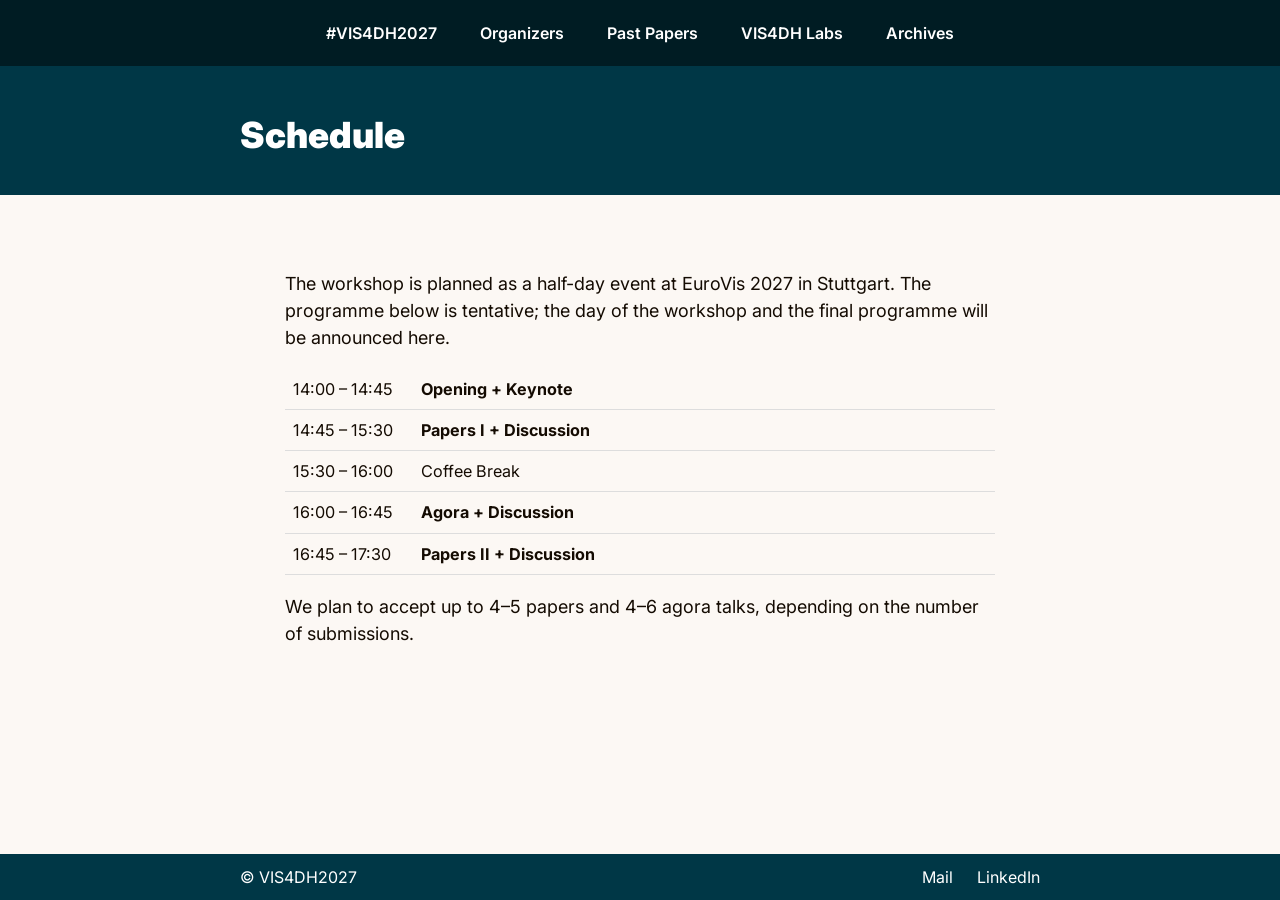
<file: schedule.html>
<!DOCTYPE html>
<html lang="en">
<head>
  <meta charset="utf-8">
  <meta name="viewport" content="width=device-width, initial-scale=1">
  <link rel="preconnect" href="https://fonts.googleapis.com">
  <link rel="preconnect" href="https://fonts.gstatic.com" crossorigin>
  <link
    href="https://fonts.googleapis.com/css2?family=Doto:wght@100..900&family=Inter:ital,opsz,wght@0,14..32,100..900;1,14..32,100..900&display=swap"
    rel="stylesheet">
  <title>Schedule – VIS4DH2027</title>
  <link rel="stylesheet" href="css/style.css">
  <script src="js/analytics.js"></script>
</head>
<body>
  <script src="js/nav.js"></script>

  <article class="c-article">
    <header class="c-header">
      <div class="u-container">
        <div class="title-cell">
          <h1 class="c-header__title">Schedule</h1>
        </div>
      </div>
    </header>
    <div class="c-article__main">
      <p>The workshop is planned as a half-day event at EuroVis 2027 in Stuttgart. The programme below is tentative; the day of the workshop and the final programme will be announced here.</p>

      <table>
        <tr><td>14:00 – 14:45</td><td><strong>Opening + Keynote</strong></td></tr>
        <tr><td>14:45 – 15:30</td><td><strong>Papers I + Discussion</strong></td></tr>
        <tr><td>15:30 – 16:00</td><td>Coffee Break</td></tr>
        <tr><td>16:00 – 16:45</td><td><strong>Agora + Discussion</strong></td></tr>
        <tr><td>16:45 – 17:30</td><td><strong>Papers II + Discussion</strong></td></tr>
      </table>

      <p>We plan to accept up to 4–5 papers and 4–6 agora talks, depending on the number of submissions.</p>
    </div>
  </article>

  <footer class="c-footer">
    <div class="u-container c-footer__container">
      <p>&copy; VIS4DH2027</p>
      <p>
        <a href="mailto:vis4dh@gmail.com">Mail</a>
        <a href="https://www.linkedin.com/company/vis4dh" target="_blank" rel="noopener">LinkedIn</a>
      </p>
    </div>
  </footer>

  <script src="js/main.js"></script>
</body>
</html>
</file>
<file: css/style.css>
*,
*::before,
*::after {
  margin: 0;
  padding: 0;
  box-sizing: inherit;
}

html {
  -webkit-text-size-adjust: 100%;
  min-height: 100%;
  box-sizing: border-box;
  font-size: 62.5%;
  background: #fcf8f4;
  color: #140b02;
}

body {
  min-height: 100vh;
  display: flex;
  flex-direction: column;
  font-family: "Inter", sans-serif;
  font-weight: 400;
  -webkit-font-smoothing: antialiased;
}

/* keeps the footer at the bottom of the window on short pages */
.c-article { flex: 1; }

img {
  max-width: 100%;
  vertical-align: middle;
}

/* ---------- navigation ---------- */
.c-navigation {
  position: fixed;
  top: 0;
  left: 0;
  width: 100%;
  padding: 0 1.5rem;
  background: #001C23;
  z-index: 10;
  /* box-shadow: 0 2px 10px 0 rgba(148, 48, 5, 0.5); */
}

.c-menu {
  height: 6.6rem;
  overflow-y: hidden;
  transition: height ease-in-out 0.2s;
}

.c-menu.menu-show {
  height: 100vh;
  overflow-y: auto;
}

.persistent-menu {
  display: flex;
  justify-content: space-between;
  width: 100%;
}

.menu {
  display: block;
}

.c-navigation__item,
.menu-button {
  position: relative;
  display: block;
  height: 6.6rem;
  font-size: 1.6rem;
  font-weight: 600;
  line-height: 1;
  color: #fff;
  text-decoration: none;
}

.c-navigation__item {
  text-align: center;
  padding: 2.5rem 2rem;
}

.menu-button {
  padding: 2.5rem;
}

@media screen and (min-width: 1280px) {
  .c-navigation {
    text-align: center;
  }

  .persistent-menu {
    display: inline-block;
    width: auto;
  }

  .menu {
    display: inline-block;
  }

  .menu-button {
    display: none;
  }

  .c-navigation__item {
    display: inline-block;
  }

  .c-navigation__item::after {
    content: "";
    position: absolute;
    bottom: 0;
    left: 0;
    width: 100%;
    height: 2px;
    background: transparent;
    transition: background ease-in-out 0.2s;
  }

  .c-navigation__item:hover::after {
    background: rgba(255, 255, 255, 0.5);
  }

  .c-navigation__item.is-active::after {
    background: #fff;
  }
}

/* ---------- page header ---------- */
.c-header {
  padding: 11.1rem 2.5rem 3.5rem;
  background: #003746;
  color: #fff;
}

.u-container {
  display: flex;
  position: relative;
  max-width: 80rem;
  margin: 0 auto;
}

.title-cell {
  width: 100%;
}

.logo-cell {
  display: none;
}

.c-header__title {
  font-weight: 900;
  line-height: 1.35;
  font-size: 2.6rem;
}

.c-header__subtitle {
  font-weight: 500;
  line-height: 1.5;
  font-size: 2rem;
}

@media screen and (min-width: 800px) {
  .c-header__title {
    font-size: 3.6rem;
  }
}

/* ---------- content ---------- */
.c-article__main {
  max-width: 76rem;
  margin: 0 auto;
  padding: 7.5rem 2.5rem;
  line-height: 1.5;
  font-size: 1.6rem;
}

@media screen and (min-width: 800px) {
  .c-article__main {
    font-size: 1.8rem;
  }
}

.c-article__main>* {
  margin-bottom: 1.8rem;
}

.c-article__main a {
  color: #3f51b5;
  font-weight: 600;
}

.c-article__main h2,
.c-article__main h3 {
  font-weight: 800;
}

.c-article__main ul,
.c-article__main ol {
  margin-left: 40px;
}

/* ---------- footer ---------- */
.c-footer {
  padding: 1.5rem 2.5rem;
  width: 100%;
  background: #003746;
  color: #fff;
}

.c-footer__container {
  flex-wrap: wrap;
  justify-content: space-between;
}

.c-footer p {
  line-height: 1;
  font-size: 1.6rem;
}

.c-footer a {
  text-decoration: none;
  color: #fff;
}

.c-footer a:not(:first-of-type) {
  margin-left: 2rem;
}
/* ---------- people grid ---------- */
.grid-container {
  display: grid;
  grid-template-columns: 33% 33% 33%;
  column-gap: 20px;
  row-gap: 50px;
}
.grid-item { text-align: center; font-size: 90%; }
.grid-item .minipic {
  width: 150px;
  max-width: 100%;
  height: auto;
  aspect-ratio: 1 / 1;
  object-fit: cover;
  border-radius: 50%;
  display: block;
  margin: 0 auto 20px;
}

/* ---------- paper archive ---------- */
.paper-list {
  display: flex;
  flex-wrap: wrap;
  justify-content: center;
  gap: 30px;
  padding: 0 5rem 3rem;
  font-size: 1.6rem;
}
.paper-card {
  width: 280px;
  padding: 10px;
  background: #fff;
  border-radius: 10px;
  box-shadow: 0 1px 3px rgba(0, 0, 0, 0.08);
  text-align: left;
}
.paper-card img { display: block; width: 100%; height: auto; border-radius: 6px; }
.paper-title {
  margin: 0.5em 0;
  color: #3f51b5;
  font-weight: bold;
  text-decoration: underline;
}
.paper-authors { font-weight: bold; }
.paper-year { margin-top: 0.5em; }

/* ---------- tables ---------- */
.c-article__main table { border-collapse: collapse; width: 100%; font-size: 90%; }
.c-article__main th, .c-article__main td { padding: 8px; text-align: left; border-bottom: 1px solid #ddd; }
.c-article__main td:first-child { white-space: nowrap; width: 1%; padding-right: 2rem; }


/* ---------- small screens ---------- */
@media screen and (max-width: 800px) {
  .c-article__main td:first-child { white-space: normal; width: auto; }
  .grid-container { grid-template-columns: 1fr 1fr; row-gap: 30px; }
  .paper-list { padding: 0 1.5rem 3rem; }
  .paper-card { width: 100%; max-width: 280px; }
}

@media screen and (max-width: 480px) {
  .grid-container { grid-template-columns: 1fr; }
}
</file>
